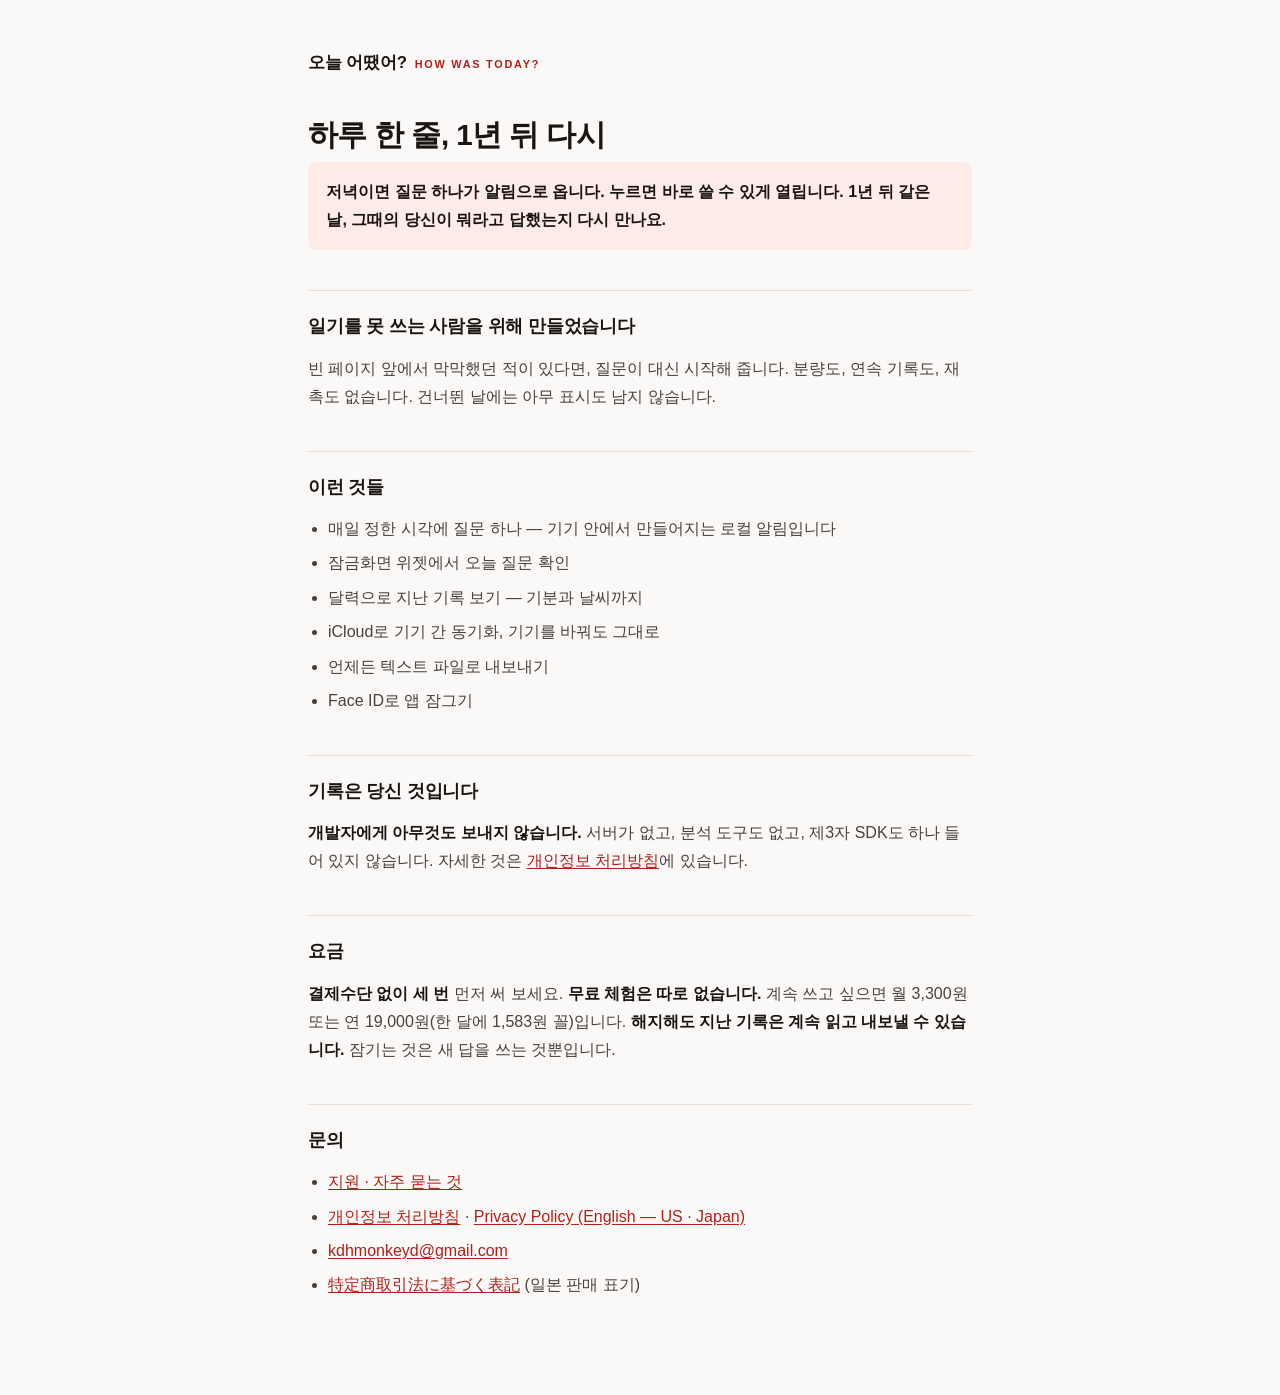
<file: index.html>
<!doctype html>
<html lang="ko">
<head>
<meta charset="utf-8">
<meta name="viewport" content="width=device-width, initial-scale=1">
<title>오늘 어땠어? — How was today?</title>
<meta name="description" content="하루 한 줄, 1년 뒤 다시. 알림을 누르면 바로 쓸 수 있게 열리는 iOS 저널 앱.">
<link rel="stylesheet" href="_style.css">
</head>
<body>
<div class="wrap">
<header class="brand">
  <a href="./"><span class="ko">오늘 어땠어?</span><span class="en">How was today?</span></a>
</header>

<h1>하루 한 줄, 1년 뒤 다시</h1>

<p class="lede">저녁이면 질문 하나가 알림으로 옵니다. 누르면 바로 쓸 수 있게 열립니다.
1년 뒤 같은 날, 그때의 당신이 뭐라고 답했는지 다시 만나요.</p>

<h2>일기를 못 쓰는 사람을 위해 만들었습니다</h2>
<p>빈 페이지 앞에서 막막했던 적이 있다면, 질문이 대신 시작해 줍니다.
분량도, 연속 기록도, 재촉도 없습니다. 건너뛴 날에는 아무 표시도 남지 않습니다.</p>

<h2>이런 것들</h2>
<ul>
  <li>매일 정한 시각에 질문 하나 — 기기 안에서 만들어지는 로컬 알림입니다</li>
  <li>잠금화면 위젯에서 오늘 질문 확인</li>
  <li>달력으로 지난 기록 보기 — 기분과 날씨까지</li>
  <li>iCloud로 기기 간 동기화, 기기를 바꿔도 그대로</li>
  <li>언제든 텍스트 파일로 내보내기</li>
  <li>Face ID로 앱 잠그기</li>
</ul>

<h2>기록은 당신 것입니다</h2>
<p><strong>개발자에게 아무것도 보내지 않습니다.</strong> 서버가 없고, 분석 도구도 없고,
제3자 SDK도 하나 들어 있지 않습니다. 자세한 것은 <a href="privacy.html">개인정보 처리방침</a>에 있습니다.</p>

<h2>요금</h2>
<p><strong>결제수단 없이 세 번</strong> 먼저 써 보세요. <strong>무료 체험은 따로 없습니다.</strong>
계속 쓰고 싶으면 월 3,300원 또는 연 19,000원(한 달에 1,583원 꼴)입니다.
<strong>해지해도 지난 기록은 계속 읽고 내보낼 수 있습니다.</strong> 잠기는 것은 새 답을 쓰는 것뿐입니다.</p>

<h2>문의</h2>
<ul>
  <li><a href="support.html">지원 · 자주 묻는 것</a></li>
  <li><a href="privacy.html">개인정보 처리방침</a> · <a href="privacy-en.html">Privacy Policy (English — US · Japan)</a></li>
  <li><a href="mailto:kdhmonkeyd@gmail.com">kdhmonkeyd@gmail.com</a></li>
  <li><a href="tokushoho.html">特定商取引法に基づく表記</a> (일본 판매 표기)</li>
</ul>

</div>
</body>
</html>
</file>
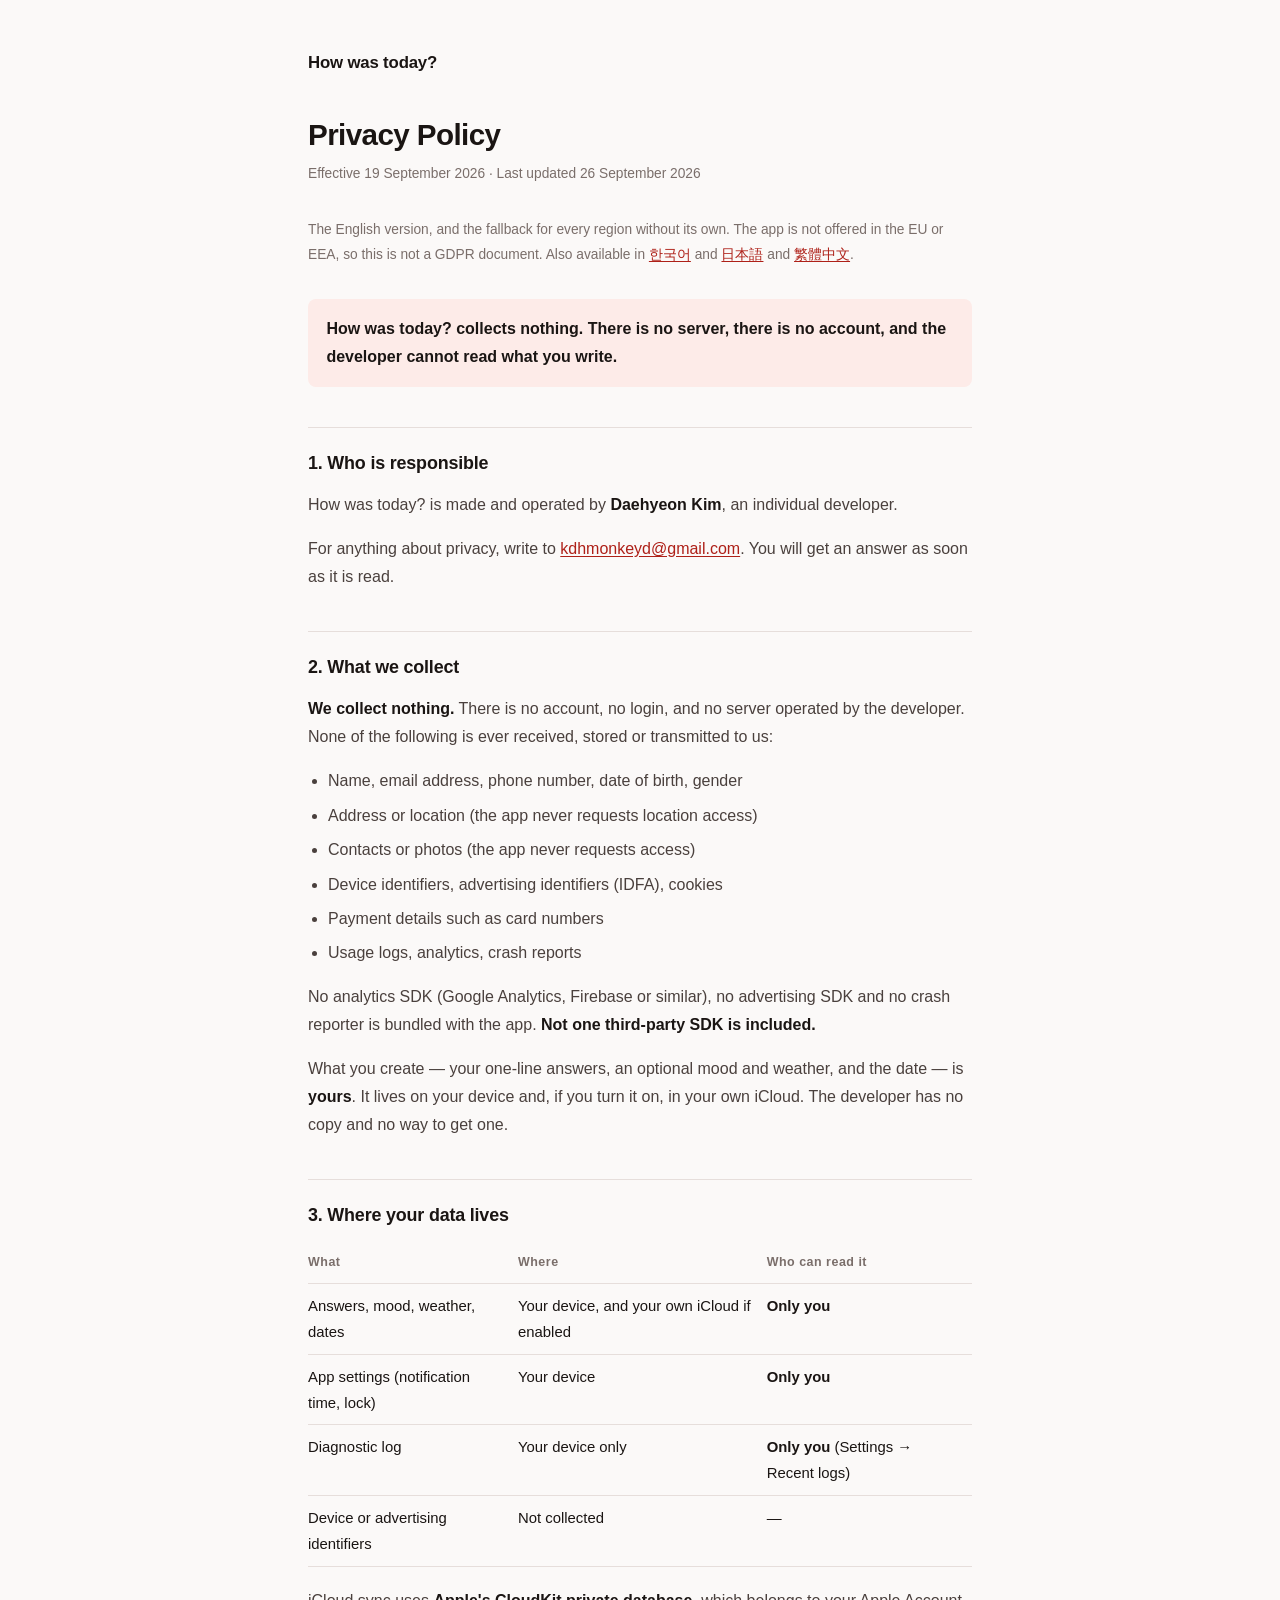
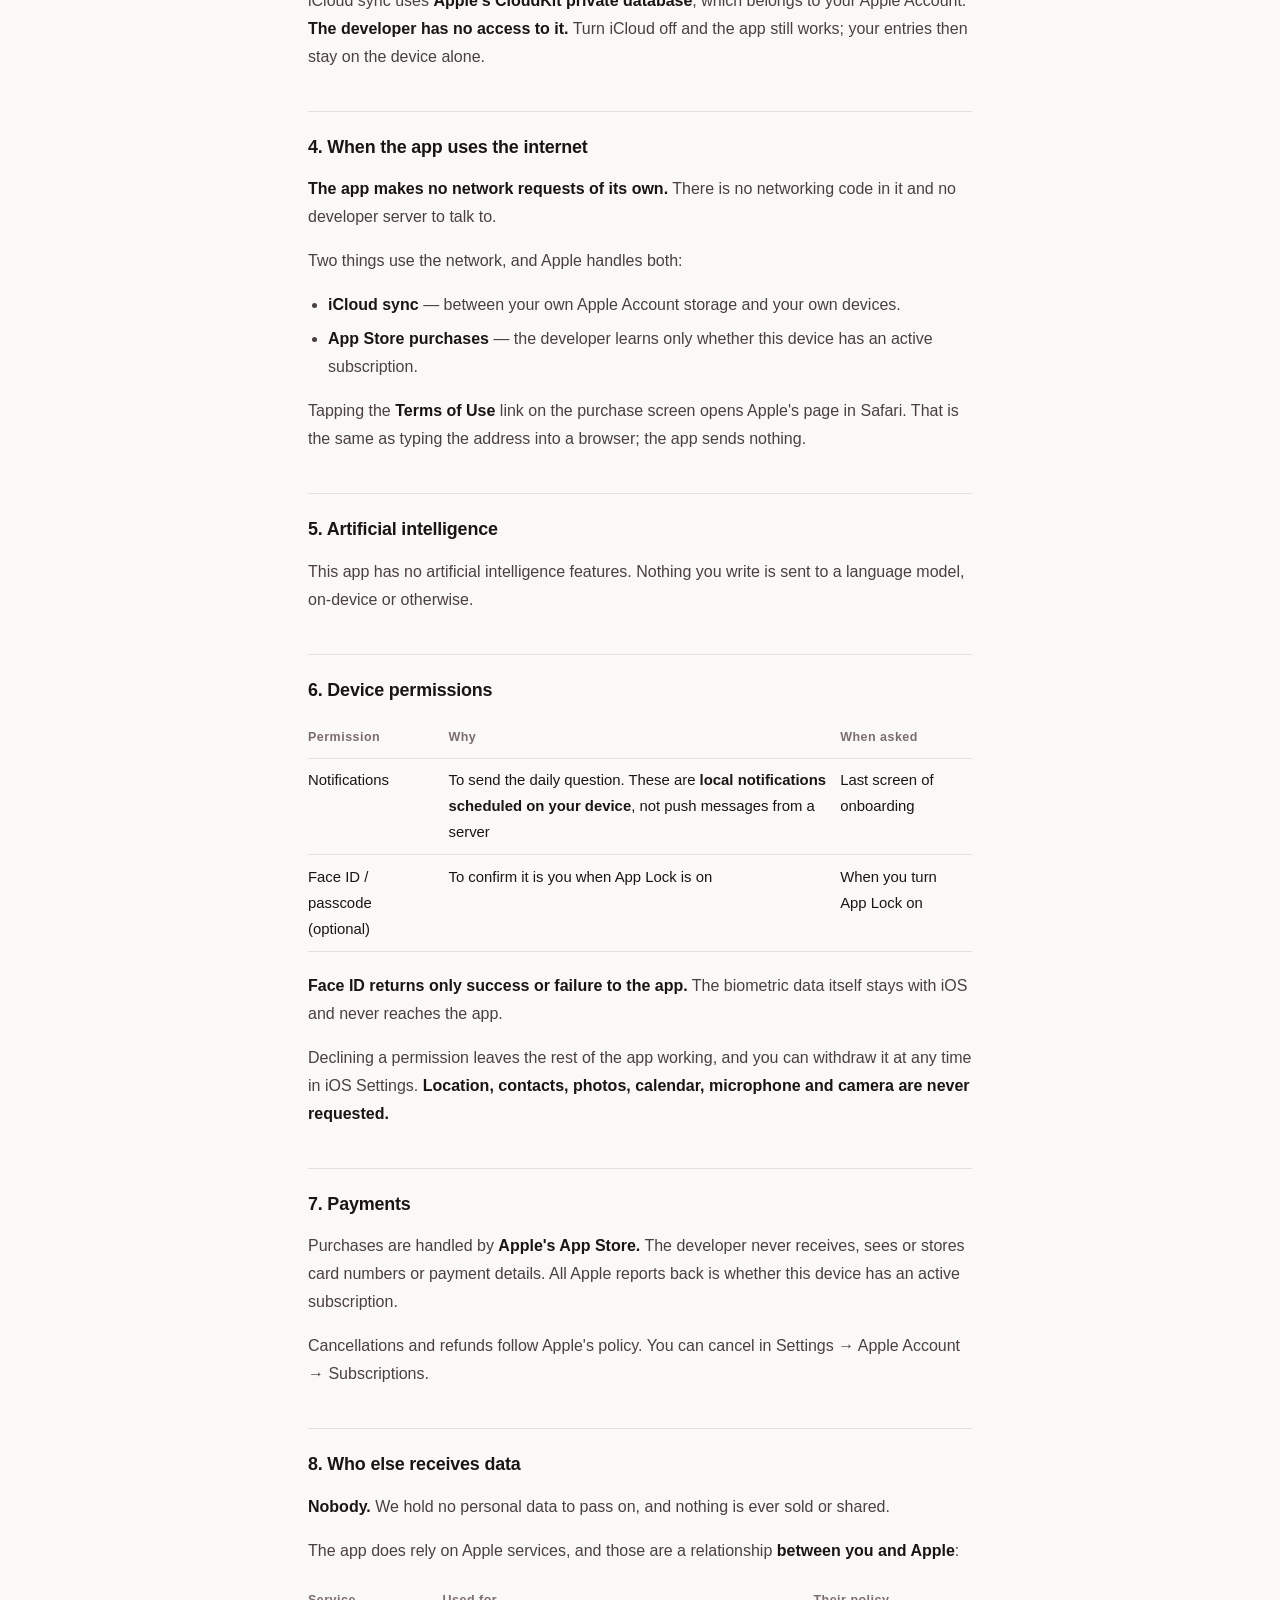
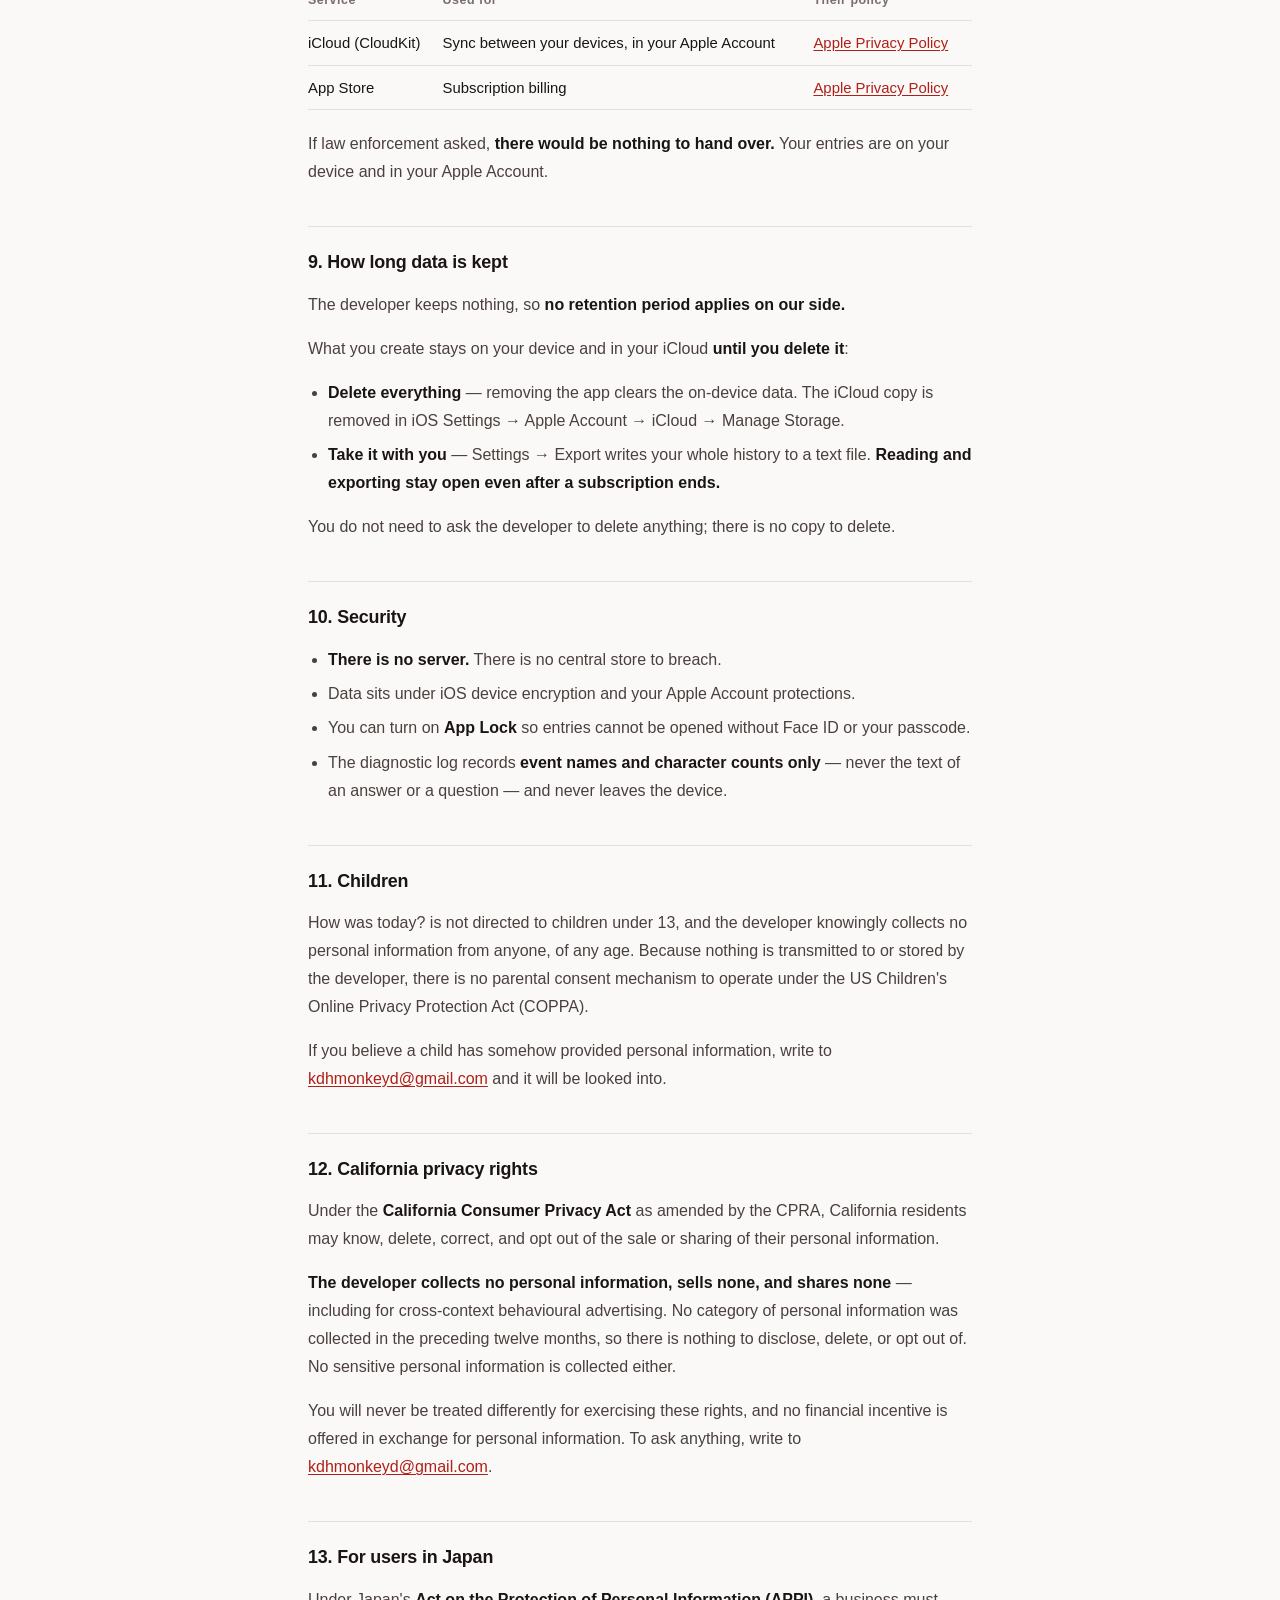
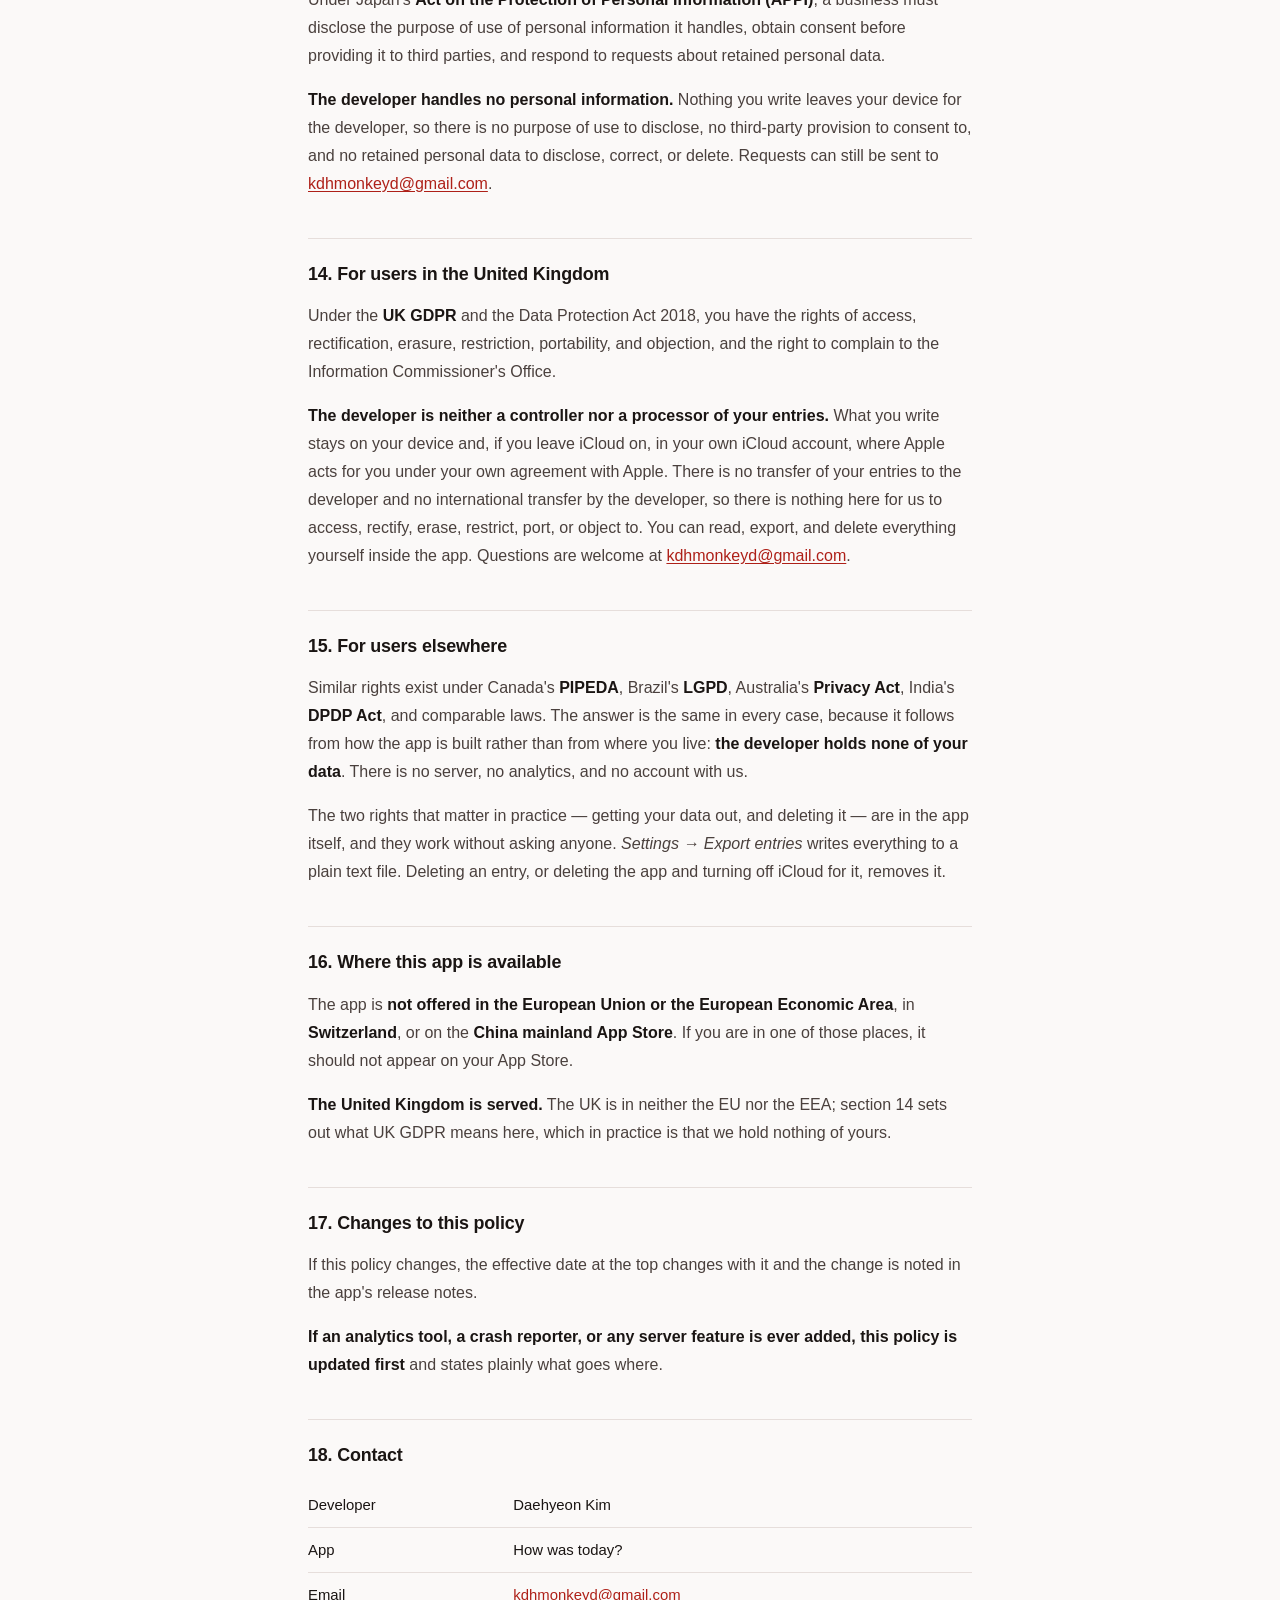
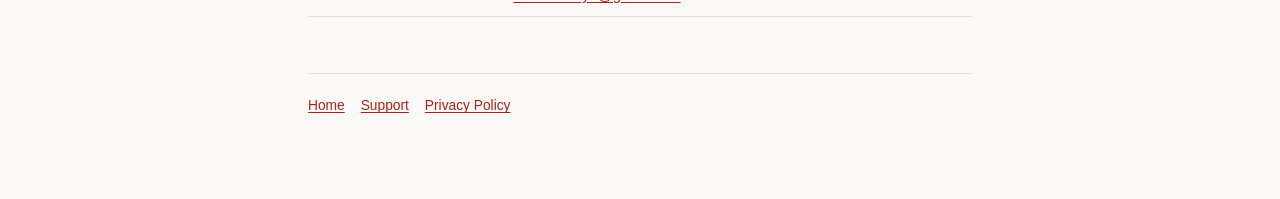
<file: privacy-en.html>
<!doctype html>
<html lang="en">
<head>
<meta charset="utf-8">
<meta name="viewport" content="width=device-width, initial-scale=1">
<title>Privacy Policy — How was today?</title>
<meta name="description" content="How was today? — no server, no data collection.">
<link rel="stylesheet" href="_style.css">
</head>
<body>
<div class="wrap">
<header class="brand">
  <a href="./"><span class="ko">How was today?</span><span class="en"></span></a>
</header>

<h1>Privacy Policy</h1>
<p class="meta">Effective 19 September 2026 · Last updated 26 September 2026</p>

<p class="meta">The English version, and the fallback for every region without its own. The app is not offered in the EU or EEA, so this is not a GDPR document. Also available in <a href="privacy.html">한국어</a> and <a href="privacy-ja.html">日本語</a> and <a href="privacy-zh.html">繁體中文</a>.</p>

<p class="lede">How was today? collects nothing. There is no server, there is no account, and <strong>the developer cannot read what you write.</strong></p>
<h2>1. Who is responsible</h2>
<p>How was today? is made and operated by <strong>Daehyeon Kim</strong>, an individual developer.</p><p>For anything about privacy, write to <a href="mailto:kdhmonkeyd@gmail.com">kdhmonkeyd@gmail.com</a>. You will get an answer as soon as it is read.</p>

<h2>2. What we collect</h2>
<p><strong>We collect nothing.</strong> There is no account, no login, and no server operated by the developer. None of the following is ever received, stored or transmitted to us:</p>
<ul>
  <li>Name, email address, phone number, date of birth, gender</li>
  <li>Address or location (the app never requests location access)</li>
  <li>Contacts or photos (the app never requests access)</li>
  <li>Device identifiers, advertising identifiers (IDFA), cookies</li>
  <li>Payment details such as card numbers</li>
  <li>Usage logs, analytics, crash reports</li>
</ul>
<p>No analytics SDK (Google Analytics, Firebase or similar), no advertising SDK and no crash reporter is bundled with the app. <strong>Not one third-party SDK is included.</strong></p>
<p>What you create — your one-line answers, an optional mood and weather, and the date — is <strong>yours</strong>. It lives on your device and, if you turn it on, in your own iCloud. The developer has no copy and no way to get one.</p>

<h2>3. Where your data lives</h2>
<div class="scroller"><table>
<thead><tr><th>What</th><th>Where</th><th>Who can read it</th></tr></thead>
<tbody>
<tr><td>Answers, mood, weather, dates</td><td>Your device, and your own iCloud if enabled</td><td><strong>Only you</strong></td></tr>
<tr><td>App settings (notification time, lock)</td><td>Your device</td><td><strong>Only you</strong></td></tr>
<tr><td>Diagnostic log</td><td>Your device only</td><td><strong>Only you</strong> (Settings → Recent logs)</td></tr>
<tr><td>Device or advertising identifiers</td><td>Not collected</td><td>—</td></tr>
</tbody>
</table></div>
<p>iCloud sync uses <strong>Apple's CloudKit private database</strong>, which belongs to your Apple Account. <strong>The developer has no access to it.</strong> Turn iCloud off and the app still works; your entries then stay on the device alone.</p>

<h2>4. When the app uses the internet</h2>
<p><strong>The app makes no network requests of its own.</strong> There is no networking code in it and no developer server to talk to.</p>
<p>Two things use the network, and Apple handles both:</p>
<ul>
  <li><strong>iCloud sync</strong> — between your own Apple Account storage and your own devices.</li>
  <li><strong>App Store purchases</strong> — the developer learns only whether this device has an active subscription.</li>
</ul>
<p>Tapping the <strong>Terms of Use</strong> link on the purchase screen opens Apple's page in Safari. That is the same as typing the address into a browser; the app sends nothing.</p>

<h2>5. Artificial intelligence</h2>
<p>This app has no artificial intelligence features. Nothing you write is sent to a language model, on-device or otherwise.</p>

<h2>6. Device permissions</h2>
<div class="scroller"><table>
<thead><tr><th>Permission</th><th>Why</th><th>When asked</th></tr></thead>
<tbody>
<tr><td>Notifications</td><td>To send the daily question. These are <strong>local notifications scheduled on your device</strong>, not push messages from a server</td><td>Last screen of onboarding</td></tr>
<tr><td>Face ID / passcode (optional)</td><td>To confirm it is you when App Lock is on</td><td>When you turn App Lock on</td></tr>
</tbody>
</table></div>
<p><strong>Face ID returns only success or failure to the app.</strong> The biometric data itself stays with iOS and never reaches the app.</p>
<p>Declining a permission leaves the rest of the app working, and you can withdraw it at any time in iOS Settings. <strong>Location, contacts, photos, calendar, microphone and camera are never requested.</strong></p>

<h2>7. Payments</h2>
<p>Purchases are handled by <strong>Apple's App Store.</strong> The developer never receives, sees or stores card numbers or payment details. All Apple reports back is whether this device has an active subscription.</p>
<p>Cancellations and refunds follow Apple's policy. You can cancel in Settings → Apple Account → Subscriptions.</p>

<h2>8. Who else receives data</h2>
<p><strong>Nobody.</strong> We hold no personal data to pass on, and nothing is ever sold or shared.</p>
<p>The app does rely on Apple services, and those are a relationship <strong>between you and Apple</strong>:</p>
<div class="scroller"><table>
<thead><tr><th>Service</th><th>Used for</th><th>Their policy</th></tr></thead>
<tbody>
<tr><td>iCloud (CloudKit)</td><td>Sync between your devices, in your Apple Account</td><td><a href="https://www.apple.com/legal/privacy/">Apple Privacy Policy</a></td></tr>
<tr><td>App Store</td><td>Subscription billing</td><td><a href="https://www.apple.com/legal/privacy/">Apple Privacy Policy</a></td></tr>
</tbody>
</table></div>
<p>If law enforcement asked, <strong>there would be nothing to hand over.</strong> Your entries are on your device and in your Apple Account.</p>

<h2>9. How long data is kept</h2>
<p>The developer keeps nothing, so <strong>no retention period applies on our side.</strong></p>
<p>What you create stays on your device and in your iCloud <strong>until you delete it</strong>:</p>
<ul>
  <li><strong>Delete everything</strong> — removing the app clears the on-device data. The iCloud copy is removed in iOS Settings → Apple Account → iCloud → Manage Storage.</li>
  <li><strong>Take it with you</strong> — Settings → Export writes your whole history to a text file. <strong>Reading and exporting stay open even after a subscription ends.</strong></li>
</ul>
<p>You do not need to ask the developer to delete anything; there is no copy to delete.</p>

<h2>10. Security</h2>
<ul>
  <li><strong>There is no server.</strong> There is no central store to breach.</li>
  <li>Data sits under iOS device encryption and your Apple Account protections.</li>
  <li>You can turn on <strong>App Lock</strong> so entries cannot be opened without Face ID or your passcode.</li>
  <li>The diagnostic log records <strong>event names and character counts only</strong> — never the text of an answer or a question — and never leaves the device.</li>
</ul>

<h2>11. Children</h2>
<p>How was today? is not directed to children under 13, and the developer knowingly collects no personal information from anyone, of any age. Because nothing is transmitted to or stored by the developer, there is no parental consent mechanism to operate under the US Children's Online Privacy Protection Act (COPPA).</p><p>If you believe a child has somehow provided personal information, write to <a href="mailto:kdhmonkeyd@gmail.com">kdhmonkeyd@gmail.com</a> and it will be looked into.</p>

<h2>12. California privacy rights</h2>
<p>Under the <strong>California Consumer Privacy Act</strong> as amended by the CPRA, California residents may know, delete, correct, and opt out of the sale or sharing of their personal information.</p><p><strong>The developer collects no personal information, sells none, and shares none</strong> — including for cross-context behavioural advertising. No category of personal information was collected in the preceding twelve months, so there is nothing to disclose, delete, or opt out of. No sensitive personal information is collected either.</p><p>You will never be treated differently for exercising these rights, and no financial incentive is offered in exchange for personal information. To ask anything, write to <a href="mailto:kdhmonkeyd@gmail.com">kdhmonkeyd@gmail.com</a>.</p>

<h2>13. For users in Japan</h2>
<p>Under Japan's <strong>Act on the Protection of Personal Information (APPI)</strong>, a business must disclose the purpose of use of personal information it handles, obtain consent before providing it to third parties, and respond to requests about retained personal data.</p><p><strong>The developer handles no personal information.</strong> Nothing you write leaves your device for the developer, so there is no purpose of use to disclose, no third-party provision to consent to, and no retained personal data to disclose, correct, or delete. Requests can still be sent to <a href="mailto:kdhmonkeyd@gmail.com">kdhmonkeyd@gmail.com</a>.</p>

<h2>14. For users in the United Kingdom</h2>
<p>Under the <strong>UK GDPR</strong> and the Data Protection Act 2018, you have the rights of access, rectification, erasure, restriction, portability, and objection, and the right to complain to the Information Commissioner's Office.</p><p><strong>The developer is neither a controller nor a processor of your entries.</strong> What you write stays on your device and, if you leave iCloud on, in your own iCloud account, where Apple acts for you under your own agreement with Apple. There is no transfer of your entries to the developer and no international transfer by the developer, so there is nothing here for us to access, rectify, erase, restrict, port, or object to. You can read, export, and delete everything yourself inside the app. Questions are welcome at <a href="mailto:kdhmonkeyd@gmail.com">kdhmonkeyd@gmail.com</a>.</p>

<h2>15. For users elsewhere</h2>
<p>Similar rights exist under Canada's <strong>PIPEDA</strong>, Brazil's <strong>LGPD</strong>, Australia's <strong>Privacy Act</strong>, India's <strong>DPDP Act</strong>, and comparable laws. The answer is the same in every case, because it follows from how the app is built rather than from where you live: <strong>the developer holds none of your data</strong>. There is no server, no analytics, and no account with us.</p><p>The two rights that matter in practice — getting your data out, and deleting it — are in the app itself, and they work without asking anyone. <em>Settings → Export entries</em> writes everything to a plain text file. Deleting an entry, or deleting the app and turning off iCloud for it, removes it.</p>

<h2>16. Where this app is available</h2>
<p>The app is <strong>not offered in the European Union or the European Economic Area</strong>, in <strong>Switzerland</strong>, or on the <strong>China mainland App Store</strong>. If you are in one of those places, it should not appear on your App Store.</p><p><strong>The United Kingdom is served.</strong> The UK is in neither the EU nor the EEA; section 14 sets out what UK GDPR means here, which in practice is that we hold nothing of yours.</p>

<h2>17. Changes to this policy</h2>
<p>If this policy changes, the effective date at the top changes with it and the change is noted in the app's release notes.</p>
<p><strong>If an analytics tool, a crash reporter, or any server feature is ever added, this policy is updated first</strong> and states plainly what goes where.</p>

<h2>18. Contact</h2>
<div class="scroller"><table><tbody><tr><td>Developer</td><td>Daehyeon Kim</td></tr><tr><td>App</td><td>How was today?</td></tr><tr><td>Email</td><td><a href="mailto:kdhmonkeyd@gmail.com">kdhmonkeyd@gmail.com</a></td></tr></tbody></table></div>
<footer>
  <a href="./">Home</a><a href="support.html">Support</a><a href="privacy-en.html">Privacy Policy</a>
</footer>
</div>
</body>
</html>
</file>
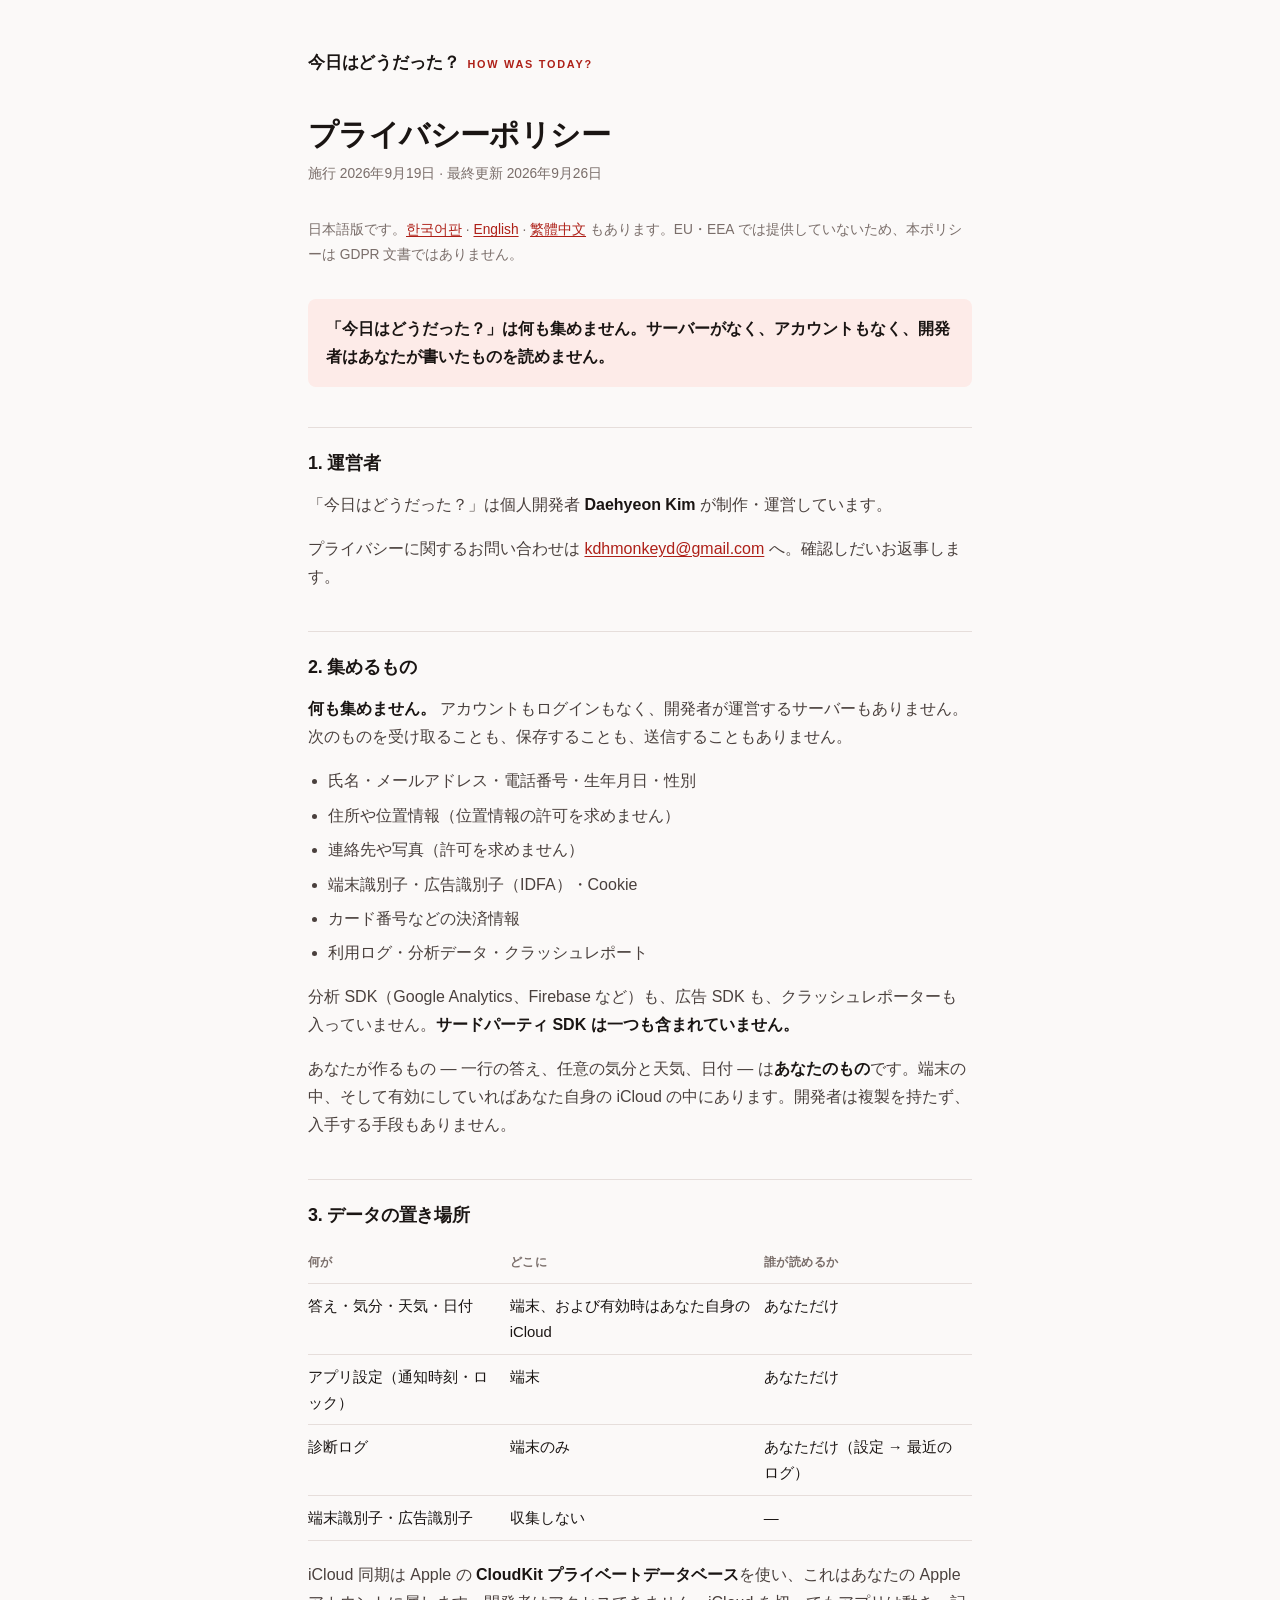
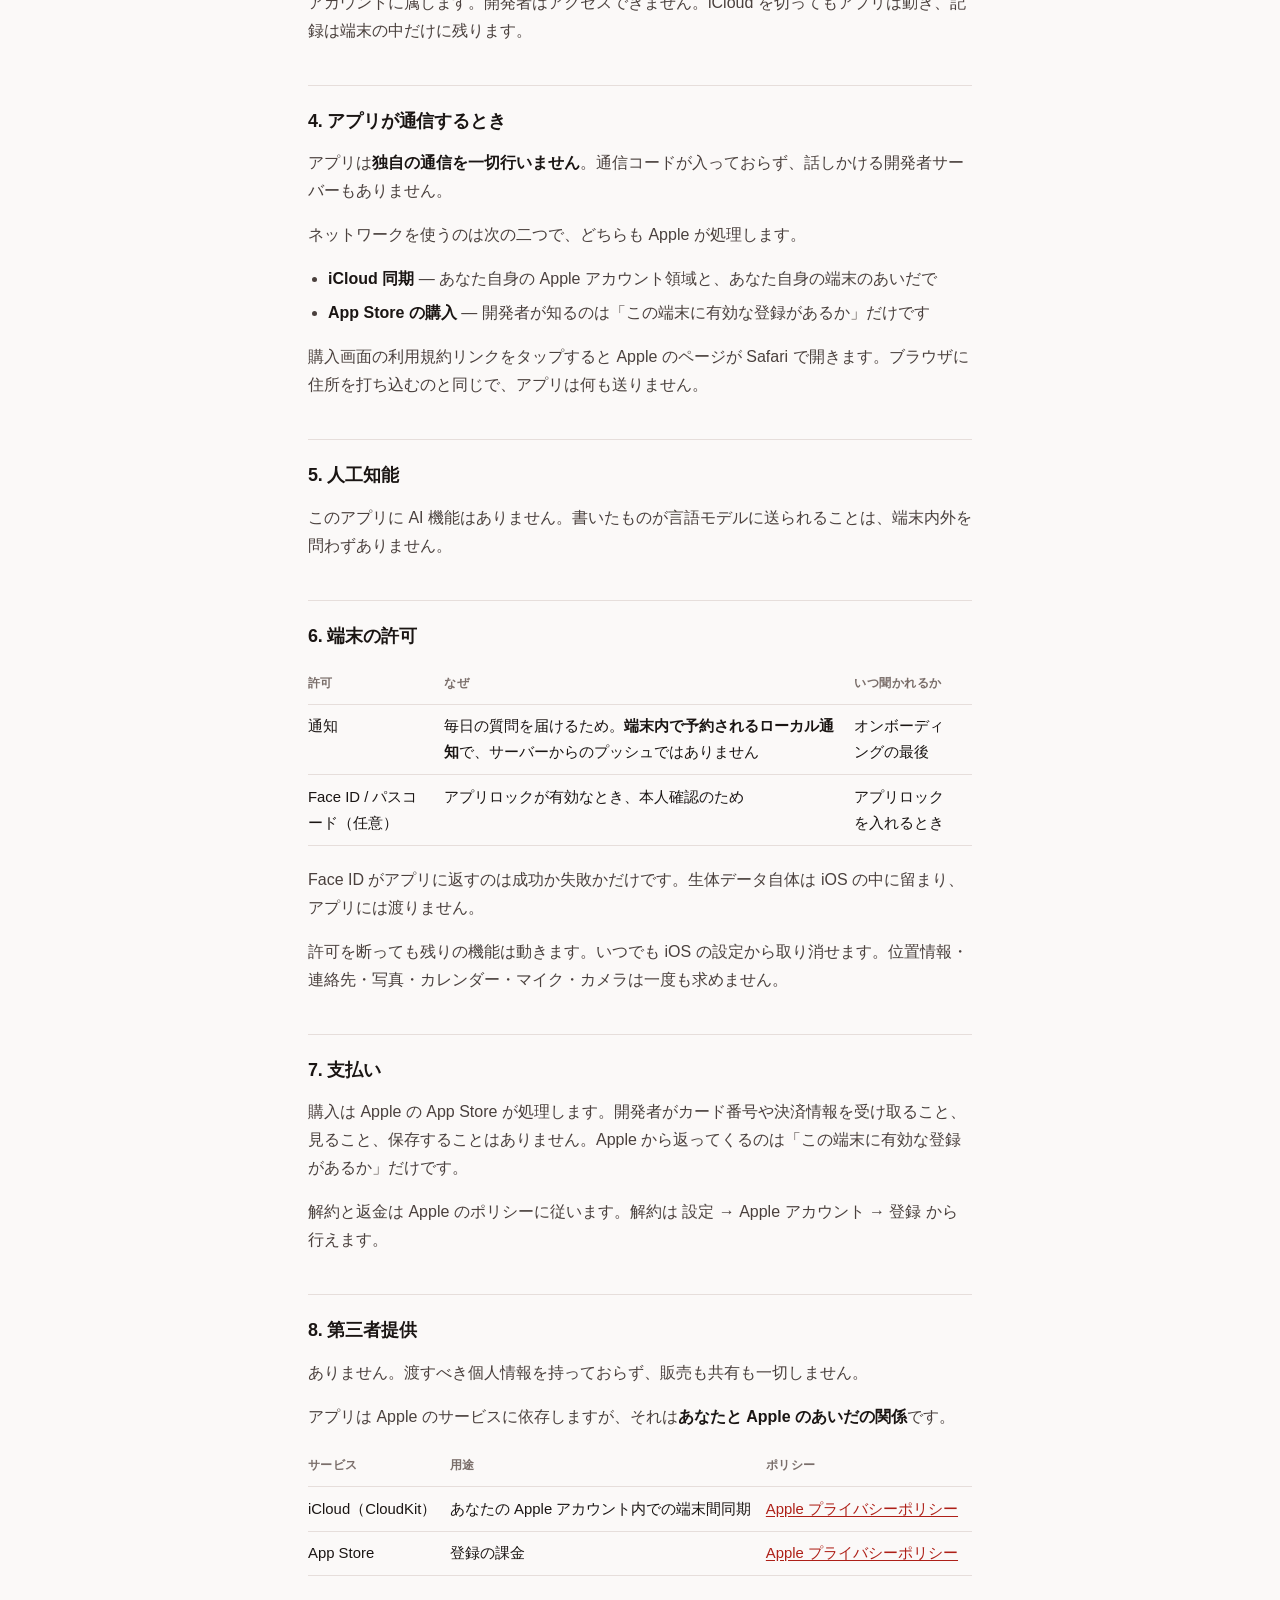
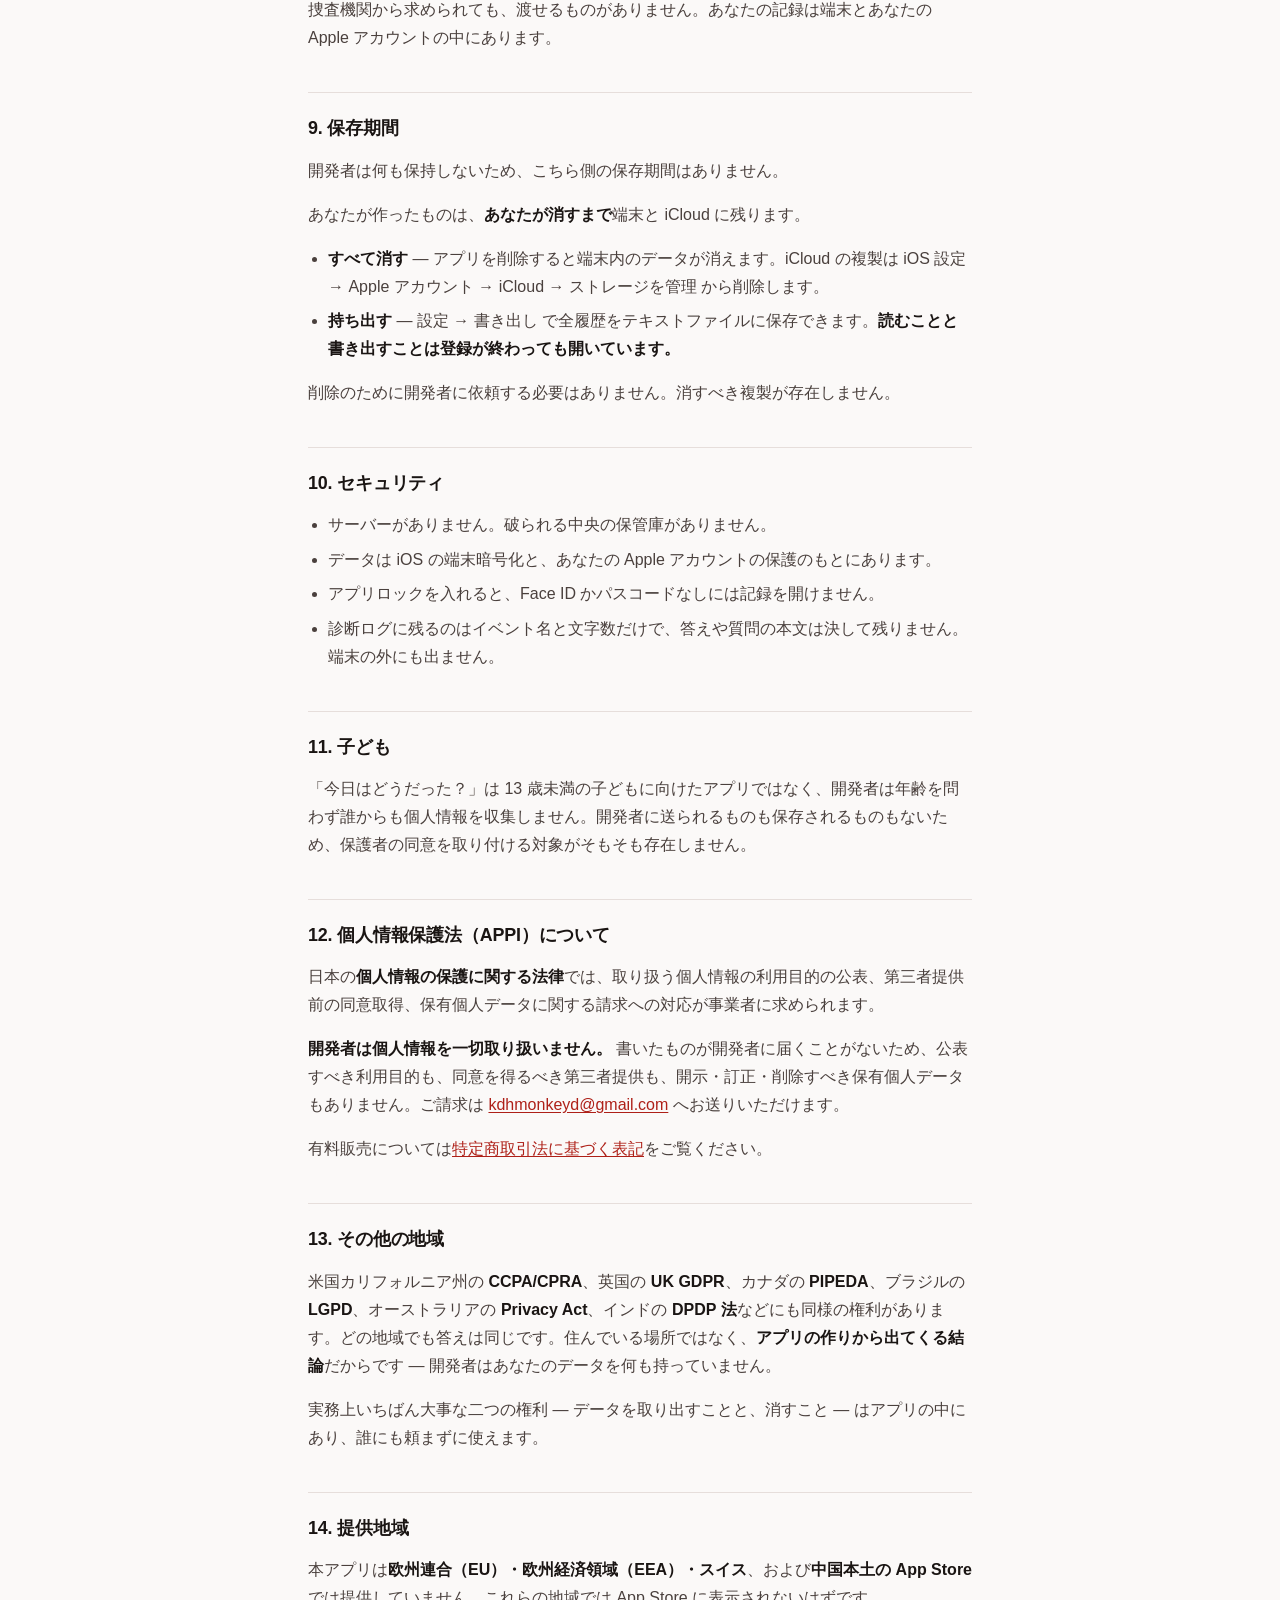
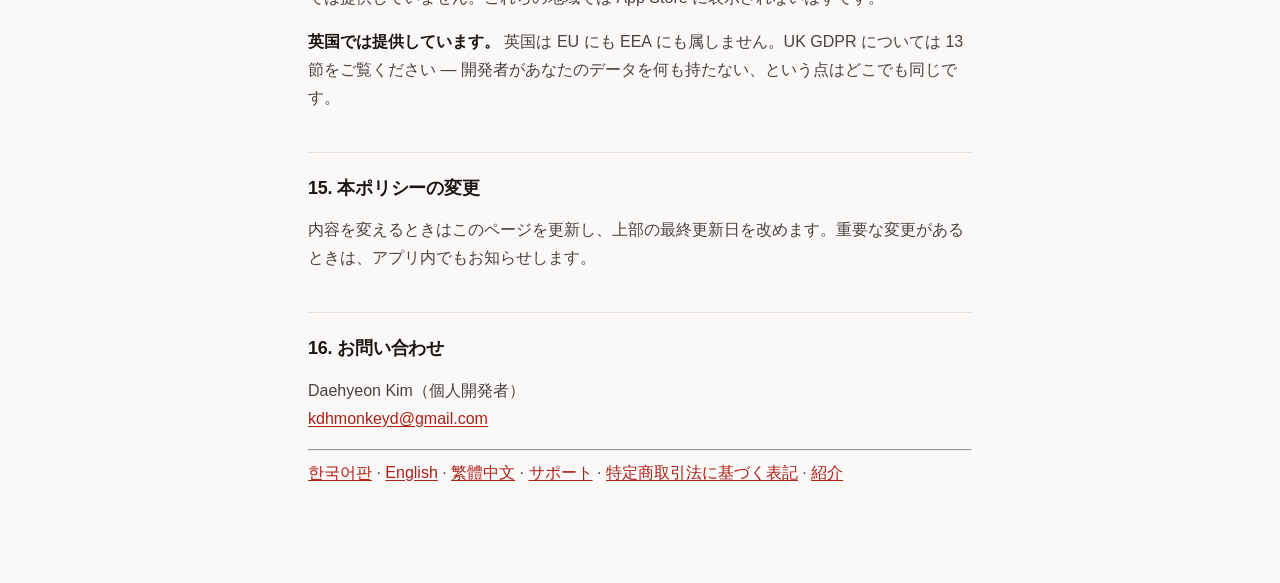
<file: privacy-ja.html>
<!doctype html>
<html lang="ja">
<head>
<meta charset="utf-8">
<meta name="viewport" content="width=device-width, initial-scale=1">
<title>プライバシーポリシー — 今日はどうだった？</title>
<meta name="description" content="今日はどうだった？ — サーバーなし、収集なし。">
<link rel="stylesheet" href="_style.css">
</head>
<body>
<div class="wrap">
<header class="brand">
  <a href="./"><span class="ko">今日はどうだった？</span><span class="en">How was today?</span></a>
</header>

<h1>プライバシーポリシー</h1>
<p class="meta">施行 2026年9月19日 · 最終更新 2026年9月26日</p>

<p class="meta">日本語版です。<a href="privacy.html">한국어판</a> · <a href="privacy-en.html">English</a> · <a href="privacy-zh.html">繁體中文</a> もあります。EU・EEA では提供していないため、本ポリシーは GDPR 文書ではありません。</p>

<p class="lede">「今日はどうだった？」は<strong>何も集めません</strong>。サーバーがなく、アカウントもなく、<strong>開発者はあなたが書いたものを読めません。</strong></p>

<h2>1. 運営者</h2>
<p>「今日はどうだった？」は個人開発者 <strong>Daehyeon Kim</strong> が制作・運営しています。</p>
<p>プライバシーに関するお問い合わせは <a href="mailto:kdhmonkeyd@gmail.com">kdhmonkeyd@gmail.com</a> へ。確認しだいお返事します。</p>

<h2>2. 集めるもの</h2>
<p><strong>何も集めません。</strong> アカウントもログインもなく、開発者が運営するサーバーもありません。次のものを受け取ることも、保存することも、送信することもありません。</p>
<ul>
  <li>氏名・メールアドレス・電話番号・生年月日・性別</li>
  <li>住所や位置情報（位置情報の許可を求めません）</li>
  <li>連絡先や写真（許可を求めません）</li>
  <li>端末識別子・広告識別子（IDFA）・Cookie</li>
  <li>カード番号などの決済情報</li>
  <li>利用ログ・分析データ・クラッシュレポート</li>
</ul>
<p>分析 SDK（Google Analytics、Firebase など）も、広告 SDK も、クラッシュレポーターも入っていません。<strong>サードパーティ SDK は一つも含まれていません。</strong></p>
<p>あなたが作るもの — 一行の答え、任意の気分と天気、日付 — は<strong>あなたのもの</strong>です。端末の中、そして有効にしていればあなた自身の iCloud の中にあります。開発者は複製を持たず、入手する手段もありません。</p>

<h2>3. データの置き場所</h2>
<div class="scroller"><table>
<thead><tr><th>何が</th><th>どこに</th><th>誰が読めるか</th></tr></thead>
<tbody>
<tr><td>答え・気分・天気・日付</td><td>端末、および有効時はあなた自身の iCloud</td><td>あなただけ</td></tr>
<tr><td>アプリ設定（通知時刻・ロック）</td><td>端末</td><td>あなただけ</td></tr>
<tr><td>診断ログ</td><td>端末のみ</td><td>あなただけ（設定 → 最近のログ）</td></tr>
<tr><td>端末識別子・広告識別子</td><td>収集しない</td><td>—</td></tr>
</tbody>
</table></div>
<p>iCloud 同期は Apple の <strong>CloudKit プライベートデータベース</strong>を使い、これはあなたの Apple アカウントに属します。開発者はアクセスできません。iCloud を切ってもアプリは動き、記録は端末の中だけに残ります。</p>

<h2>4. アプリが通信するとき</h2>
<p>アプリは<strong>独自の通信を一切行いません</strong>。通信コードが入っておらず、話しかける開発者サーバーもありません。</p>
<p>ネットワークを使うのは次の二つで、どちらも Apple が処理します。</p>
<ul>
  <li><strong>iCloud 同期</strong> — あなた自身の Apple アカウント領域と、あなた自身の端末のあいだで</li>
  <li><strong>App Store の購入</strong> — 開発者が知るのは「この端末に有効な登録があるか」だけです</li>
</ul>
<p>購入画面の利用規約リンクをタップすると Apple のページが Safari で開きます。ブラウザに住所を打ち込むのと同じで、アプリは何も送りません。</p>

<h2>5. 人工知能</h2>
<p>このアプリに AI 機能はありません。書いたものが言語モデルに送られることは、端末内外を問わずありません。</p>

<h2>6. 端末の許可</h2>
<div class="scroller"><table>
<thead><tr><th>許可</th><th>なぜ</th><th>いつ聞かれるか</th></tr></thead>
<tbody>
<tr><td>通知</td><td>毎日の質問を届けるため。<strong>端末内で予約されるローカル通知</strong>で、サーバーからのプッシュではありません</td><td>オンボーディングの最後</td></tr>
<tr><td>Face ID / パスコード（任意）</td><td>アプリロックが有効なとき、本人確認のため</td><td>アプリロックを入れるとき</td></tr>
</tbody>
</table></div>
<p>Face ID がアプリに返すのは成功か失敗かだけです。生体データ自体は iOS の中に留まり、アプリには渡りません。</p>
<p>許可を断っても残りの機能は動きます。いつでも iOS の設定から取り消せます。位置情報・連絡先・写真・カレンダー・マイク・カメラは一度も求めません。</p>

<h2>7. 支払い</h2>
<p>購入は Apple の App Store が処理します。開発者がカード番号や決済情報を受け取ること、見ること、保存することはありません。Apple から返ってくるのは「この端末に有効な登録があるか」だけです。</p>
<p>解約と返金は Apple のポリシーに従います。解約は 設定 → Apple アカウント → 登録 から行えます。</p>

<h2>8. 第三者提供</h2>
<p>ありません。渡すべき個人情報を持っておらず、販売も共有も一切しません。</p>
<p>アプリは Apple のサービスに依存しますが、それは<strong>あなたと Apple のあいだの関係</strong>です。</p>
<div class="scroller"><table>
<thead><tr><th>サービス</th><th>用途</th><th>ポリシー</th></tr></thead>
<tbody>
<tr><td>iCloud（CloudKit）</td><td>あなたの Apple アカウント内での端末間同期</td><td><a href="https://www.apple.com/legal/privacy/ja/">Apple プライバシーポリシー</a></td></tr>
<tr><td>App Store</td><td>登録の課金</td><td><a href="https://www.apple.com/legal/privacy/ja/">Apple プライバシーポリシー</a></td></tr>
</tbody>
</table></div>
<p>捜査機関から求められても、渡せるものがありません。あなたの記録は端末とあなたの Apple アカウントの中にあります。</p>

<h2>9. 保存期間</h2>
<p>開発者は何も保持しないため、こちら側の保存期間はありません。</p>
<p>あなたが作ったものは、<strong>あなたが消すまで</strong>端末と iCloud に残ります。</p>
<ul>
  <li><strong>すべて消す</strong> — アプリを削除すると端末内のデータが消えます。iCloud の複製は iOS 設定 → Apple アカウント → iCloud → ストレージを管理 から削除します。</li>
  <li><strong>持ち出す</strong> — 設定 → 書き出し で全履歴をテキストファイルに保存できます。<strong>読むことと書き出すことは登録が終わっても開いています。</strong></li>
</ul>
<p>削除のために開発者に依頼する必要はありません。消すべき複製が存在しません。</p>

<h2>10. セキュリティ</h2>
<ul>
  <li>サーバーがありません。破られる中央の保管庫がありません。</li>
  <li>データは iOS の端末暗号化と、あなたの Apple アカウントの保護のもとにあります。</li>
  <li>アプリロックを入れると、Face ID かパスコードなしには記録を開けません。</li>
  <li>診断ログに残るのはイベント名と文字数だけで、答えや質問の本文は決して残りません。端末の外にも出ません。</li>
</ul>

<h2>11. 子ども</h2>
<p>「今日はどうだった？」は 13 歳未満の子どもに向けたアプリではなく、開発者は年齢を問わず誰からも個人情報を収集しません。開発者に送られるものも保存されるものもないため、保護者の同意を取り付ける対象がそもそも存在しません。</p>

<h2>12. 個人情報保護法（APPI）について</h2>
<p>日本の<strong>個人情報の保護に関する法律</strong>では、取り扱う個人情報の利用目的の公表、第三者提供前の同意取得、保有個人データに関する請求への対応が事業者に求められます。</p>
<p><strong>開発者は個人情報を一切取り扱いません。</strong> 書いたものが開発者に届くことがないため、公表すべき利用目的も、同意を得るべき第三者提供も、開示・訂正・削除すべき保有個人データもありません。ご請求は <a href="mailto:kdhmonkeyd@gmail.com">kdhmonkeyd@gmail.com</a> へお送りいただけます。</p>
<p>有料販売については<a href="tokushoho.html">特定商取引法に基づく表記</a>をご覧ください。</p>

<h2>13. その他の地域</h2>
<p>米国カリフォルニア州の <strong>CCPA/CPRA</strong>、英国の <strong>UK GDPR</strong>、カナダの <strong>PIPEDA</strong>、ブラジルの <strong>LGPD</strong>、オーストラリアの <strong>Privacy Act</strong>、インドの <strong>DPDP 法</strong>などにも同様の権利があります。どの地域でも答えは同じです。住んでいる場所ではなく、<strong>アプリの作りから出てくる結論</strong>だからです — 開発者はあなたのデータを何も持っていません。</p>
<p>実務上いちばん大事な二つの権利 — データを取り出すことと、消すこと — はアプリの中にあり、誰にも頼まずに使えます。</p>

<h2>14. 提供地域</h2>
<p>本アプリは<strong>欧州連合（EU）・欧州経済領域（EEA）・スイス</strong>、および<strong>中国本土の App Store</strong> では提供していません。これらの地域では App Store に表示されないはずです。</p><p><strong>英国では提供しています。</strong> 英国は EU にも EEA にも属しません。UK GDPR については 13 節をご覧ください — 開発者があなたのデータを何も持たない、という点はどこでも同じです。</p>

<h2>15. 本ポリシーの変更</h2>
<p>内容を変えるときはこのページを更新し、上部の最終更新日を改めます。重要な変更があるときは、アプリ内でもお知らせします。</p>

<h2>16. お問い合わせ</h2>
<p>Daehyeon Kim（個人開発者）<br>
<a href="mailto:kdhmonkeyd@gmail.com">kdhmonkeyd@gmail.com</a></p>

<hr>
<p><a href="privacy.html">한국어판</a> · <a href="privacy-en.html">English</a> · <a href="privacy-zh.html">繁體中文</a> · <a href="support-ja.html">サポート</a> · <a href="tokushoho.html">特定商取引法に基づく表記</a> · <a href="./">紹介</a></p>

</div>
</body>
</html>
</file>
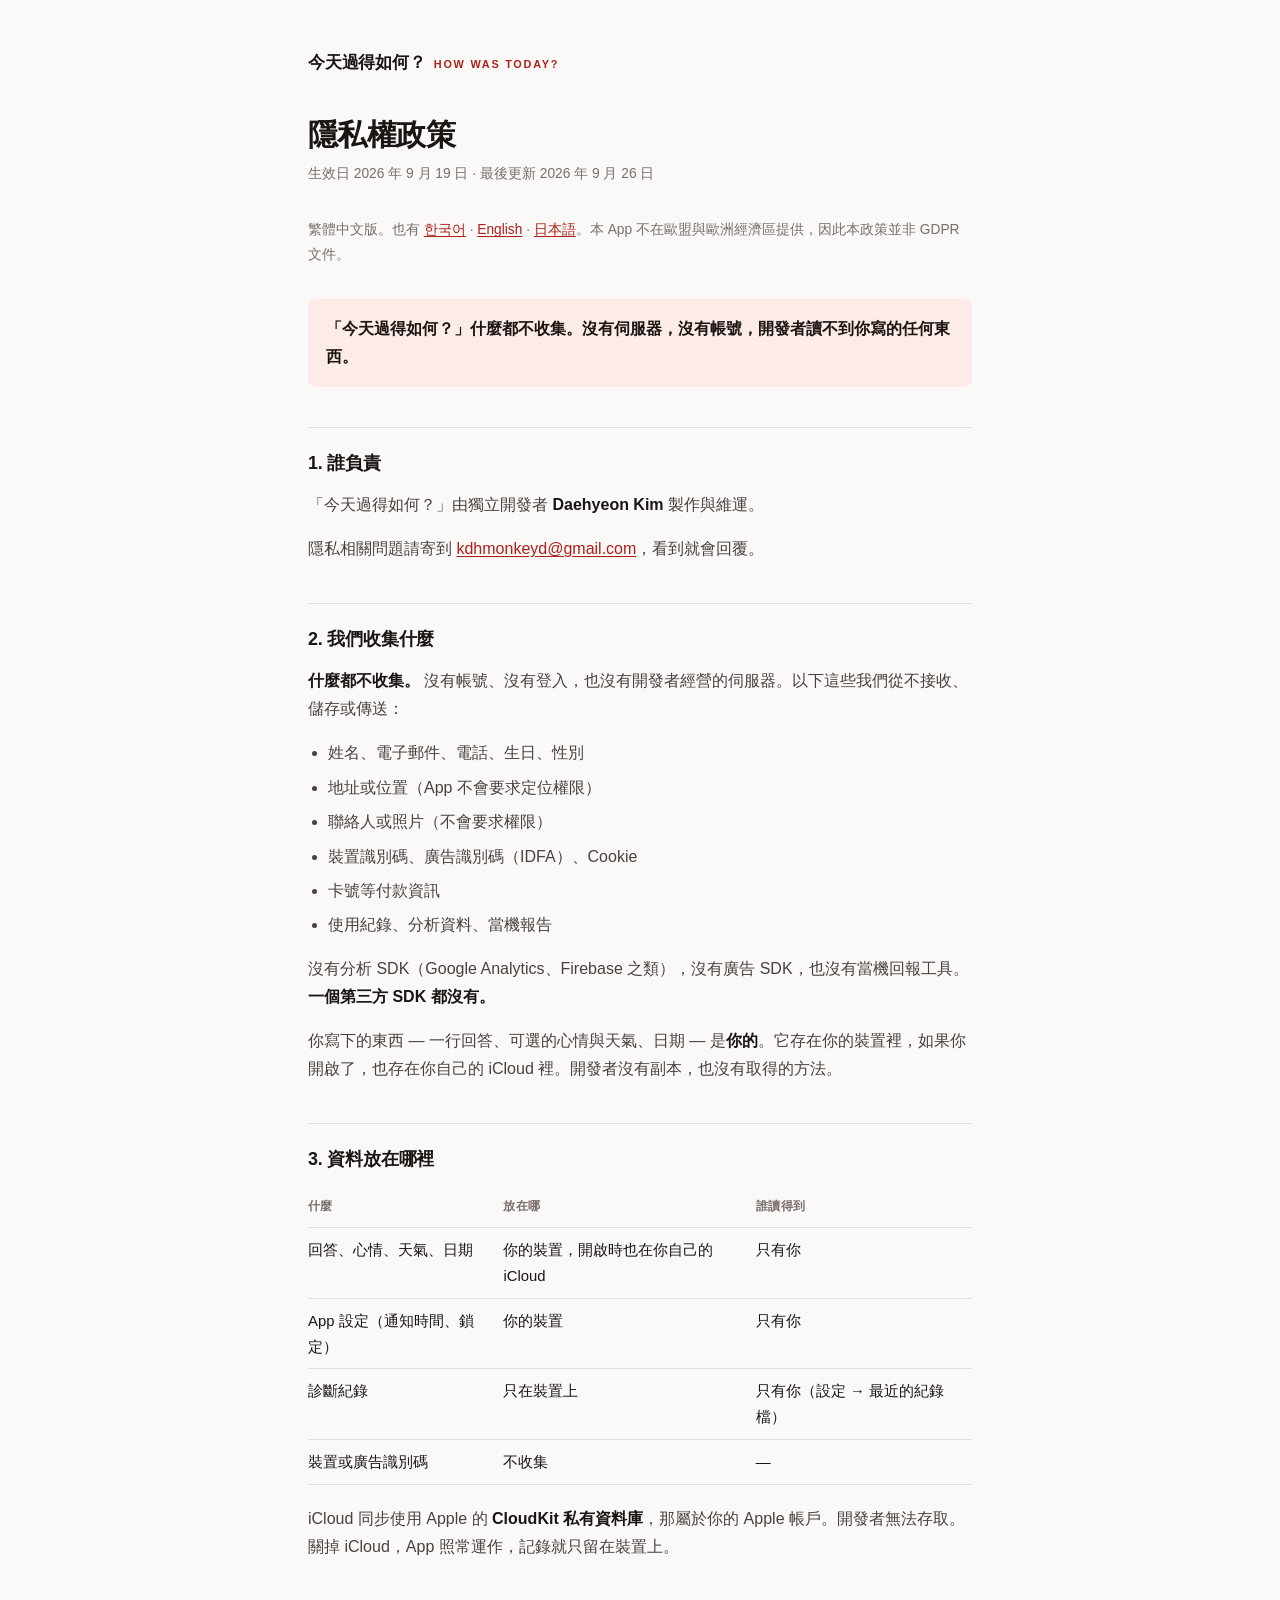
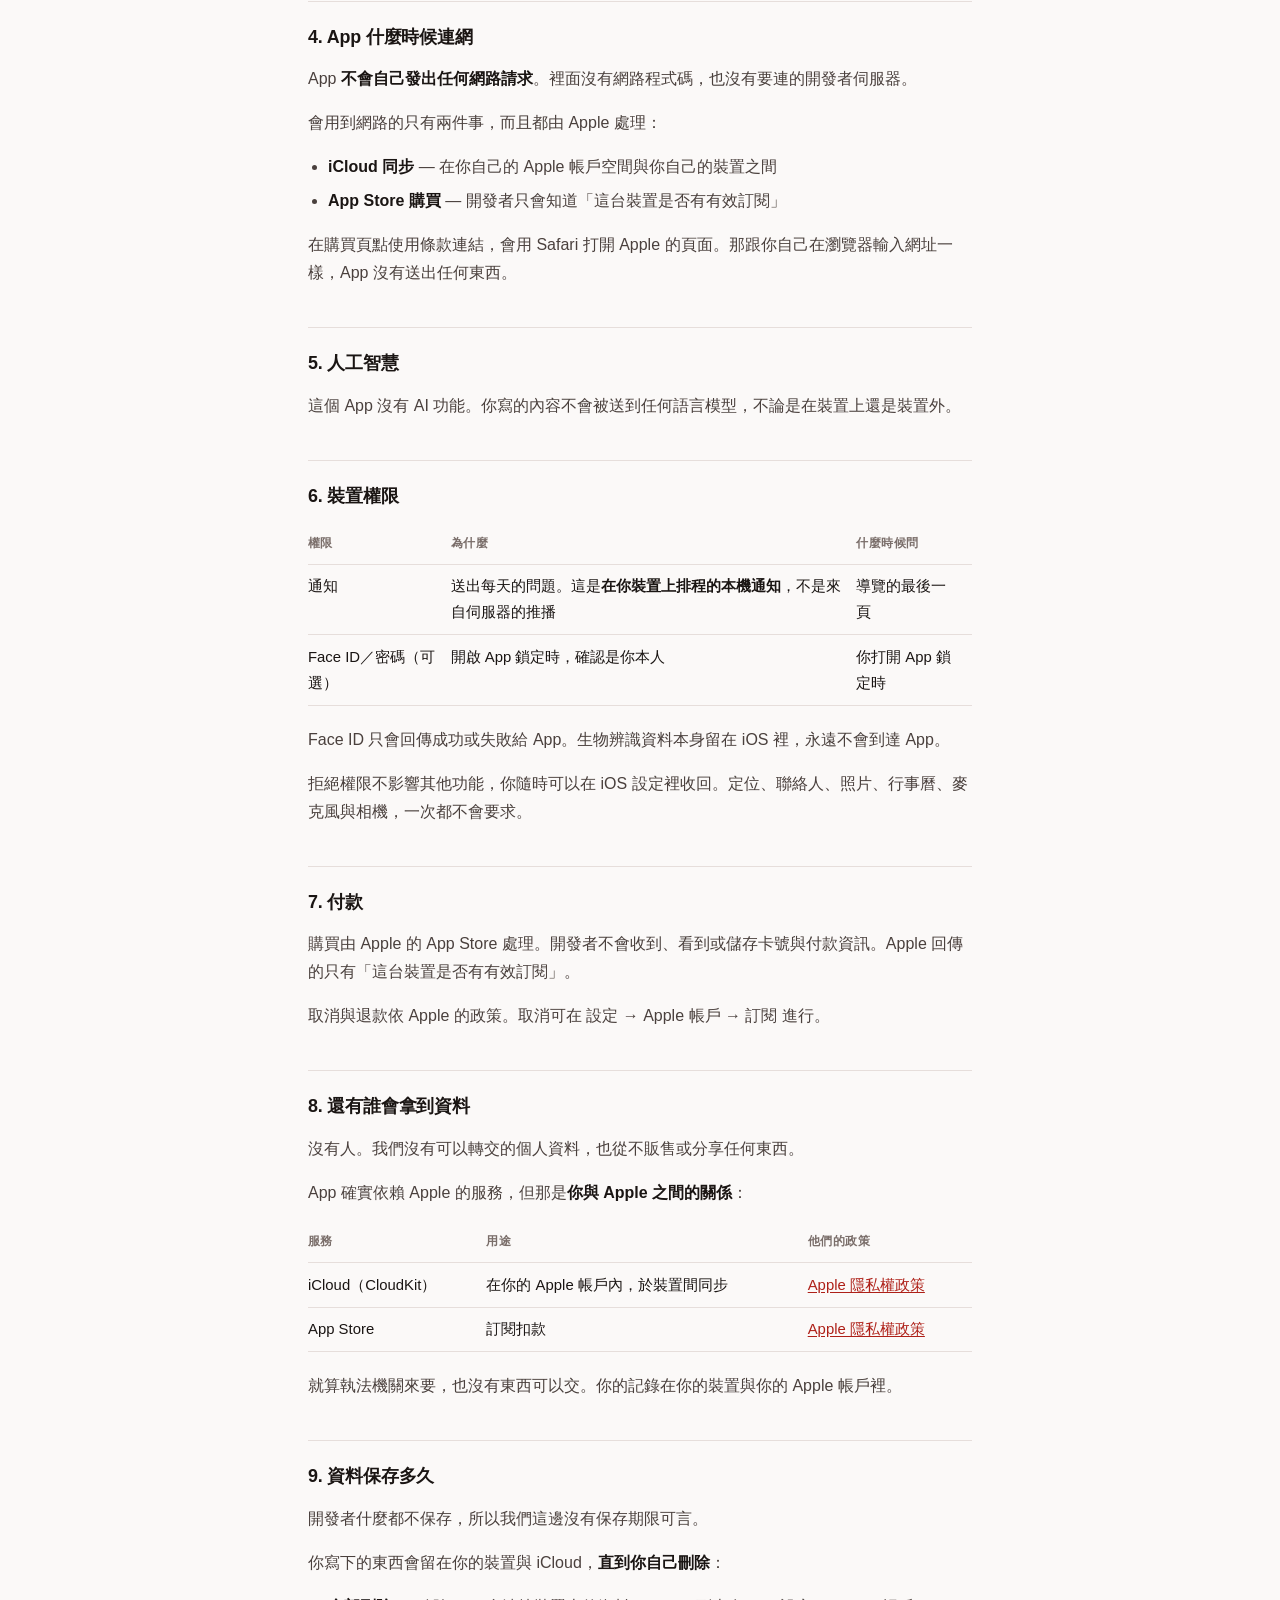
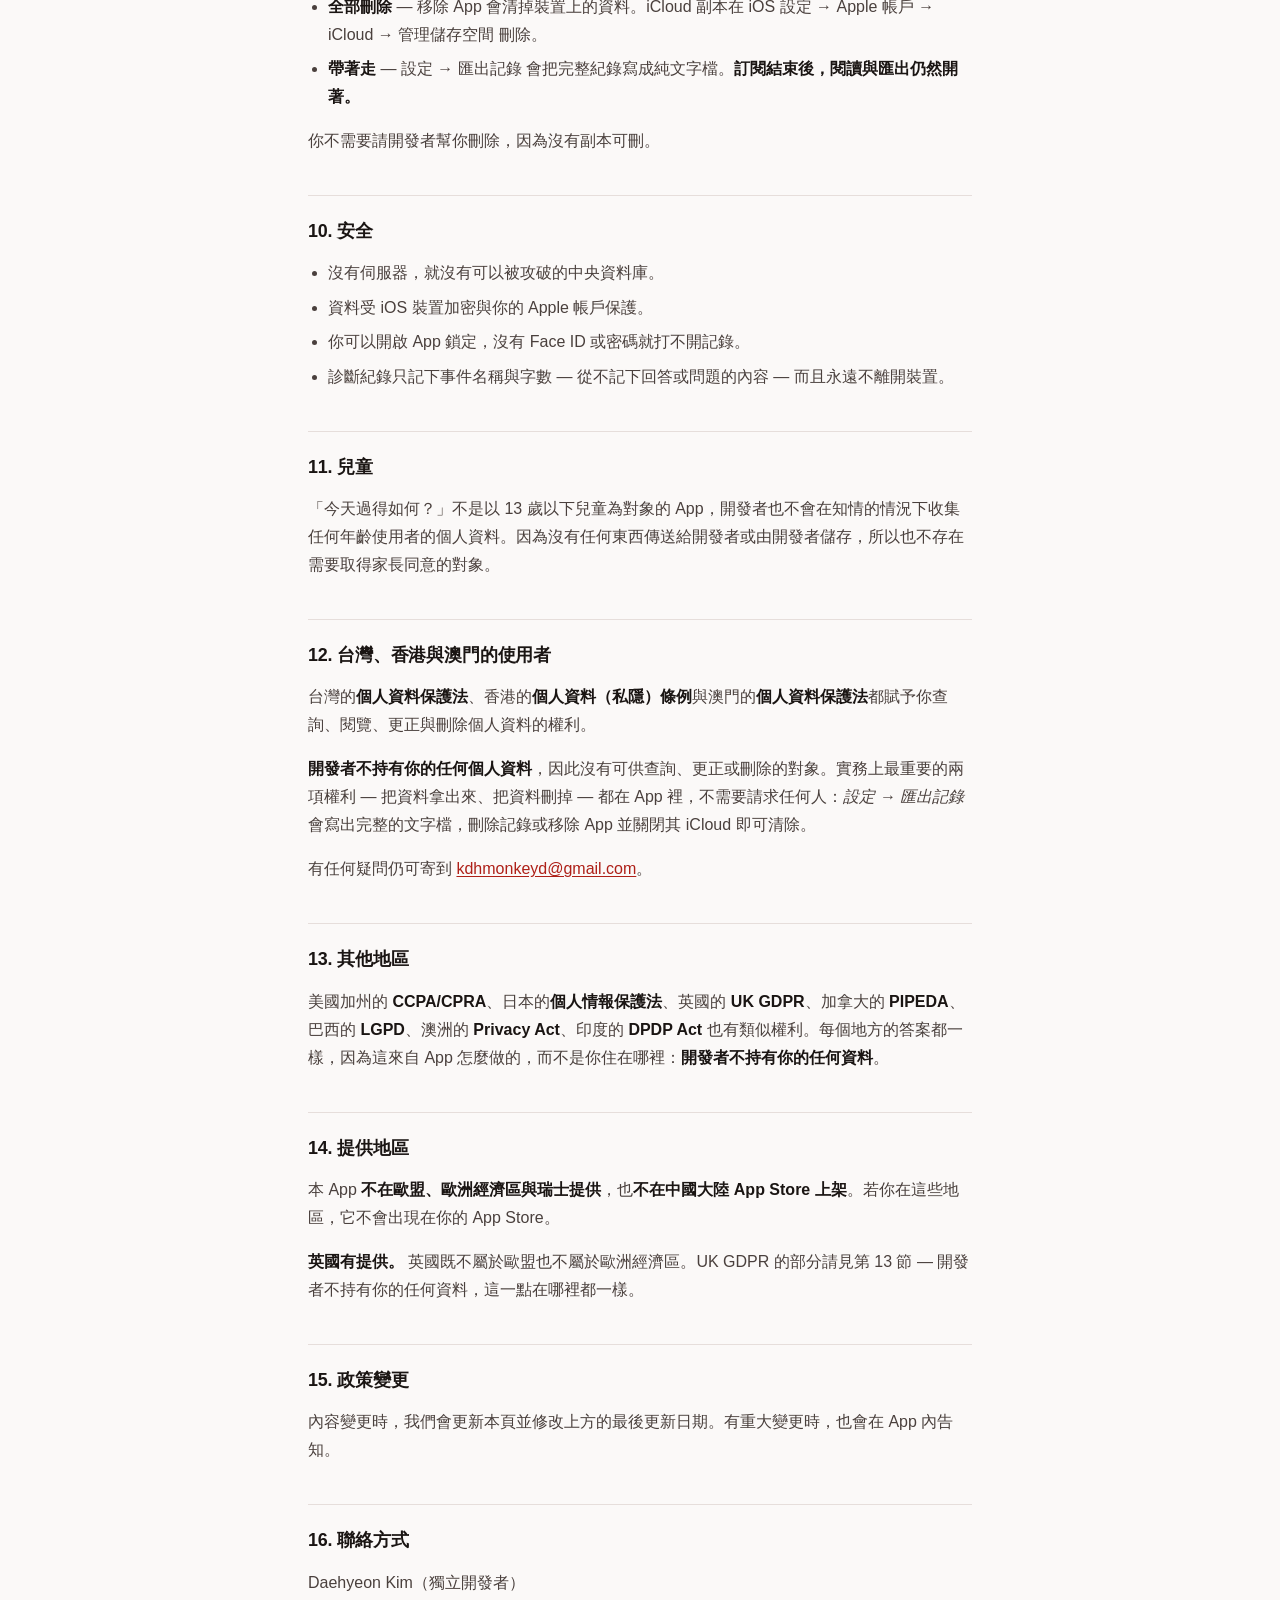
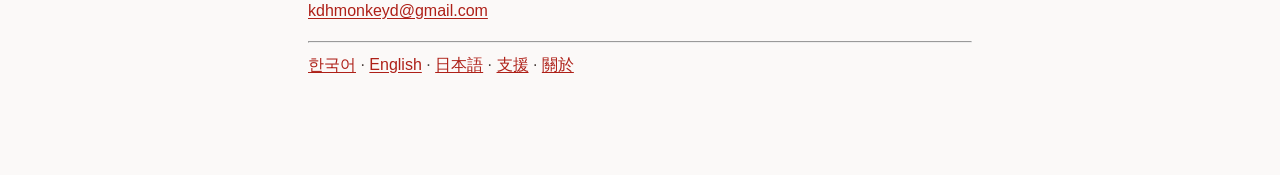
<file: privacy-zh.html>
<!doctype html>
<html lang="zh-Hant">
<head>
<meta charset="utf-8">
<meta name="viewport" content="width=device-width, initial-scale=1">
<title>隱私權政策 — 今天過得如何？</title>
<meta name="description" content="今天過得如何？ — 沒有伺服器，不收集資料。">
<link rel="stylesheet" href="_style.css">
</head>
<body>
<div class="wrap">
<header class="brand">
  <a href="./"><span class="ko">今天過得如何？</span><span class="en">How was today?</span></a>
</header>

<h1>隱私權政策</h1>
<p class="meta">生效日 2026 年 9 月 19 日 · 最後更新 2026 年 9 月 26 日</p>

<p class="meta">繁體中文版。也有 <a href="privacy.html">한국어</a> · <a href="privacy-en.html">English</a> · <a href="privacy-ja.html">日本語</a>。本 App 不在歐盟與歐洲經濟區提供，因此本政策並非 GDPR 文件。</p>

<p class="lede">「今天過得如何？」<strong>什麼都不收集</strong>。沒有伺服器，沒有帳號，<strong>開發者讀不到你寫的任何東西。</strong></p>

<h2>1. 誰負責</h2>
<p>「今天過得如何？」由獨立開發者 <strong>Daehyeon Kim</strong> 製作與維運。</p>
<p>隱私相關問題請寄到 <a href="mailto:kdhmonkeyd@gmail.com">kdhmonkeyd@gmail.com</a>，看到就會回覆。</p>

<h2>2. 我們收集什麼</h2>
<p><strong>什麼都不收集。</strong> 沒有帳號、沒有登入，也沒有開發者經營的伺服器。以下這些我們從不接收、儲存或傳送：</p>
<ul>
  <li>姓名、電子郵件、電話、生日、性別</li>
  <li>地址或位置（App 不會要求定位權限）</li>
  <li>聯絡人或照片（不會要求權限）</li>
  <li>裝置識別碼、廣告識別碼（IDFA）、Cookie</li>
  <li>卡號等付款資訊</li>
  <li>使用紀錄、分析資料、當機報告</li>
</ul>
<p>沒有分析 SDK（Google Analytics、Firebase 之類），沒有廣告 SDK，也沒有當機回報工具。<strong>一個第三方 SDK 都沒有。</strong></p>
<p>你寫下的東西 — 一行回答、可選的心情與天氣、日期 — 是<strong>你的</strong>。它存在你的裝置裡，如果你開啟了，也存在你自己的 iCloud 裡。開發者沒有副本，也沒有取得的方法。</p>

<h2>3. 資料放在哪裡</h2>
<div class="scroller"><table>
<thead><tr><th>什麼</th><th>放在哪</th><th>誰讀得到</th></tr></thead>
<tbody>
<tr><td>回答、心情、天氣、日期</td><td>你的裝置，開啟時也在你自己的 iCloud</td><td>只有你</td></tr>
<tr><td>App 設定（通知時間、鎖定）</td><td>你的裝置</td><td>只有你</td></tr>
<tr><td>診斷紀錄</td><td>只在裝置上</td><td>只有你（設定 → 最近的紀錄檔）</td></tr>
<tr><td>裝置或廣告識別碼</td><td>不收集</td><td>—</td></tr>
</tbody>
</table></div>
<p>iCloud 同步使用 Apple 的 <strong>CloudKit 私有資料庫</strong>，那屬於你的 Apple 帳戶。開發者無法存取。關掉 iCloud，App 照常運作，記錄就只留在裝置上。</p>

<h2>4. App 什麼時候連網</h2>
<p>App <strong>不會自己發出任何網路請求</strong>。裡面沒有網路程式碼，也沒有要連的開發者伺服器。</p>
<p>會用到網路的只有兩件事，而且都由 Apple 處理：</p>
<ul>
  <li><strong>iCloud 同步</strong> — 在你自己的 Apple 帳戶空間與你自己的裝置之間</li>
  <li><strong>App Store 購買</strong> — 開發者只會知道「這台裝置是否有有效訂閱」</li>
</ul>
<p>在購買頁點使用條款連結，會用 Safari 打開 Apple 的頁面。那跟你自己在瀏覽器輸入網址一樣，App 沒有送出任何東西。</p>

<h2>5. 人工智慧</h2>
<p>這個 App 沒有 AI 功能。你寫的內容不會被送到任何語言模型，不論是在裝置上還是裝置外。</p>

<h2>6. 裝置權限</h2>
<div class="scroller"><table>
<thead><tr><th>權限</th><th>為什麼</th><th>什麼時候問</th></tr></thead>
<tbody>
<tr><td>通知</td><td>送出每天的問題。這是<strong>在你裝置上排程的本機通知</strong>，不是來自伺服器的推播</td><td>導覽的最後一頁</td></tr>
<tr><td>Face ID／密碼（可選）</td><td>開啟 App 鎖定時，確認是你本人</td><td>你打開 App 鎖定時</td></tr>
</tbody>
</table></div>
<p>Face ID 只會回傳成功或失敗給 App。生物辨識資料本身留在 iOS 裡，永遠不會到達 App。</p>
<p>拒絕權限不影響其他功能，你隨時可以在 iOS 設定裡收回。定位、聯絡人、照片、行事曆、麥克風與相機，一次都不會要求。</p>

<h2>7. 付款</h2>
<p>購買由 Apple 的 App Store 處理。開發者不會收到、看到或儲存卡號與付款資訊。Apple 回傳的只有「這台裝置是否有有效訂閱」。</p>
<p>取消與退款依 Apple 的政策。取消可在 設定 → Apple 帳戶 → 訂閱 進行。</p>

<h2>8. 還有誰會拿到資料</h2>
<p>沒有人。我們沒有可以轉交的個人資料，也從不販售或分享任何東西。</p>
<p>App 確實依賴 Apple 的服務，但那是<strong>你與 Apple 之間的關係</strong>：</p>
<div class="scroller"><table>
<thead><tr><th>服務</th><th>用途</th><th>他們的政策</th></tr></thead>
<tbody>
<tr><td>iCloud（CloudKit）</td><td>在你的 Apple 帳戶內，於裝置間同步</td><td><a href="https://www.apple.com/legal/privacy/zh-tw/">Apple 隱私權政策</a></td></tr>
<tr><td>App Store</td><td>訂閱扣款</td><td><a href="https://www.apple.com/legal/privacy/zh-tw/">Apple 隱私權政策</a></td></tr>
</tbody>
</table></div>
<p>就算執法機關來要，也沒有東西可以交。你的記錄在你的裝置與你的 Apple 帳戶裡。</p>

<h2>9. 資料保存多久</h2>
<p>開發者什麼都不保存，所以我們這邊沒有保存期限可言。</p>
<p>你寫下的東西會留在你的裝置與 iCloud，<strong>直到你自己刪除</strong>：</p>
<ul>
  <li><strong>全部刪除</strong> — 移除 App 會清掉裝置上的資料。iCloud 副本在 iOS 設定 → Apple 帳戶 → iCloud → 管理儲存空間 刪除。</li>
  <li><strong>帶著走</strong> — 設定 → 匯出記錄 會把完整紀錄寫成純文字檔。<strong>訂閱結束後，閱讀與匯出仍然開著。</strong></li>
</ul>
<p>你不需要請開發者幫你刪除，因為沒有副本可刪。</p>

<h2>10. 安全</h2>
<ul>
  <li>沒有伺服器，就沒有可以被攻破的中央資料庫。</li>
  <li>資料受 iOS 裝置加密與你的 Apple 帳戶保護。</li>
  <li>你可以開啟 App 鎖定，沒有 Face ID 或密碼就打不開記錄。</li>
  <li>診斷紀錄只記下事件名稱與字數 — 從不記下回答或問題的內容 — 而且永遠不離開裝置。</li>
</ul>

<h2>11. 兒童</h2>
<p>「今天過得如何？」不是以 13 歲以下兒童為對象的 App，開發者也不會在知情的情況下收集任何年齡使用者的個人資料。因為沒有任何東西傳送給開發者或由開發者儲存，所以也不存在需要取得家長同意的對象。</p>

<h2>12. 台灣、香港與澳門的使用者</h2>
<p>台灣的<strong>個人資料保護法</strong>、香港的<strong>個人資料（私隱）條例</strong>與澳門的<strong>個人資料保護法</strong>都賦予你查詢、閱覽、更正與刪除個人資料的權利。</p>
<p><strong>開發者不持有你的任何個人資料</strong>，因此沒有可供查詢、更正或刪除的對象。實務上最重要的兩項權利 — 把資料拿出來、把資料刪掉 — 都在 App 裡，不需要請求任何人：<em>設定 → 匯出記錄</em> 會寫出完整的文字檔，刪除記錄或移除 App 並關閉其 iCloud 即可清除。</p>
<p>有任何疑問仍可寄到 <a href="mailto:kdhmonkeyd@gmail.com">kdhmonkeyd@gmail.com</a>。</p>

<h2>13. 其他地區</h2>
<p>美國加州的 <strong>CCPA/CPRA</strong>、日本的<strong>個人情報保護法</strong>、英國的 <strong>UK GDPR</strong>、加拿大的 <strong>PIPEDA</strong>、巴西的 <strong>LGPD</strong>、澳洲的 <strong>Privacy Act</strong>、印度的 <strong>DPDP Act</strong> 也有類似權利。每個地方的答案都一樣，因為這來自 App 怎麼做的，而不是你住在哪裡：<strong>開發者不持有你的任何資料</strong>。</p>

<h2>14. 提供地區</h2>
<p>本 App <strong>不在歐盟、歐洲經濟區與瑞士提供</strong>，也<strong>不在中國大陸 App Store 上架</strong>。若你在這些地區，它不會出現在你的 App Store。</p><p><strong>英國有提供。</strong> 英國既不屬於歐盟也不屬於歐洲經濟區。UK GDPR 的部分請見第 13 節 — 開發者不持有你的任何資料，這一點在哪裡都一樣。</p>

<h2>15. 政策變更</h2>
<p>內容變更時，我們會更新本頁並修改上方的最後更新日期。有重大變更時，也會在 App 內告知。</p>

<h2>16. 聯絡方式</h2>
<p>Daehyeon Kim（獨立開發者）<br>
<a href="mailto:kdhmonkeyd@gmail.com">kdhmonkeyd@gmail.com</a></p>

<hr>
<p><a href="privacy.html">한국어</a> · <a href="privacy-en.html">English</a> · <a href="privacy-ja.html">日本語</a> · <a href="support-zh.html">支援</a> · <a href="./">關於</a></p>

</div>
</body>
</html>
</file>
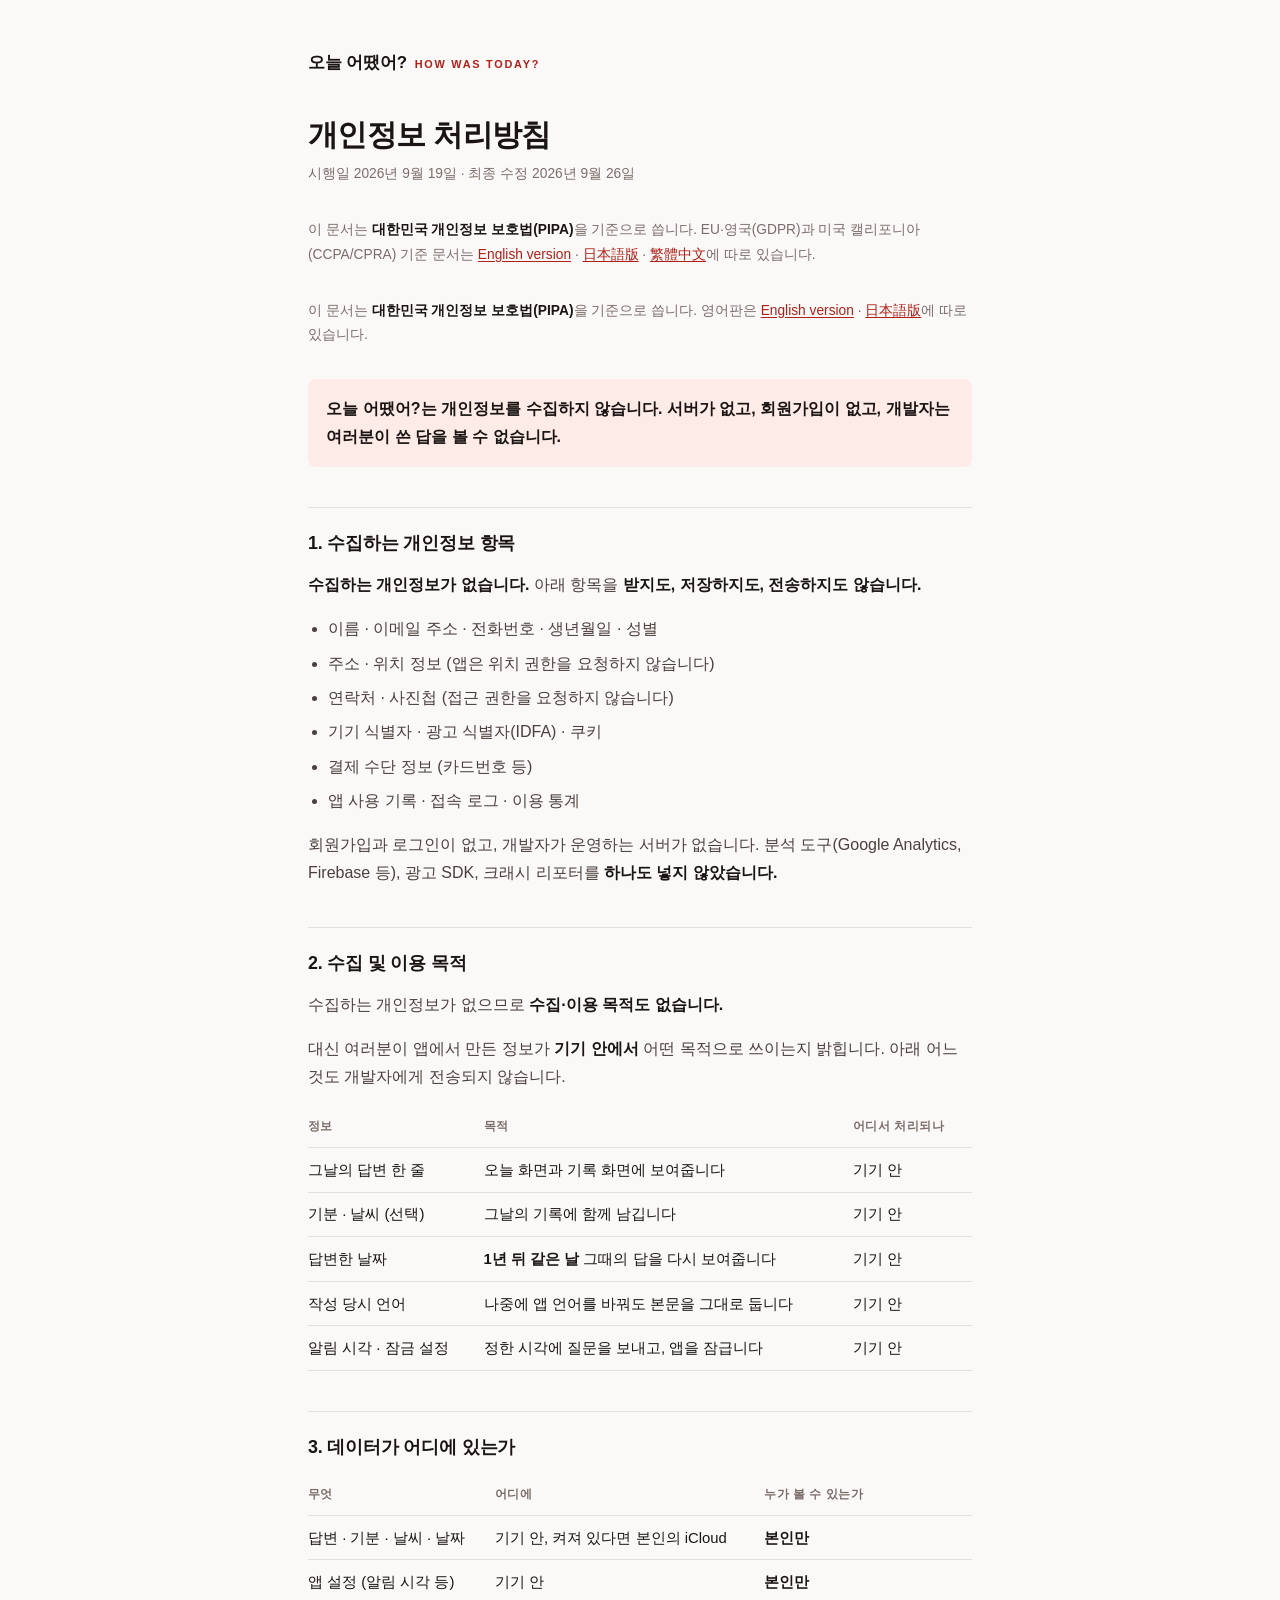
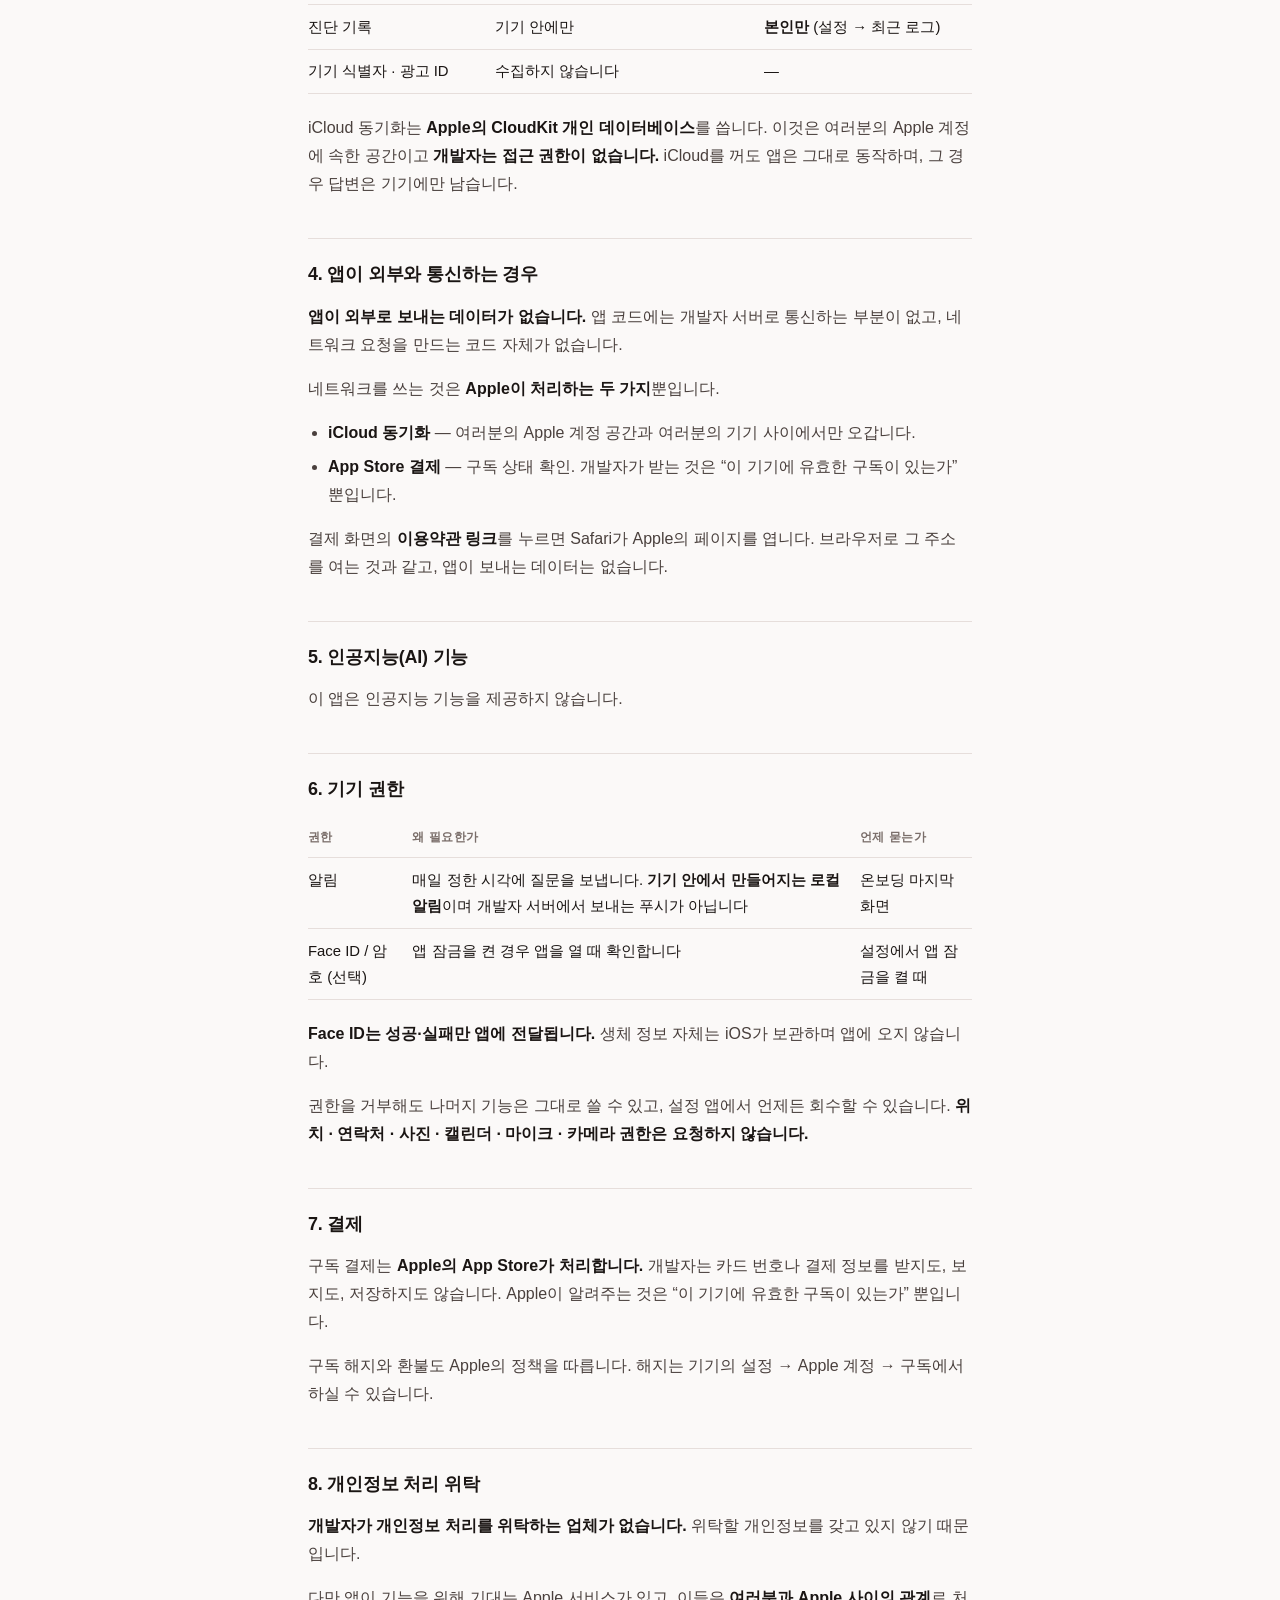
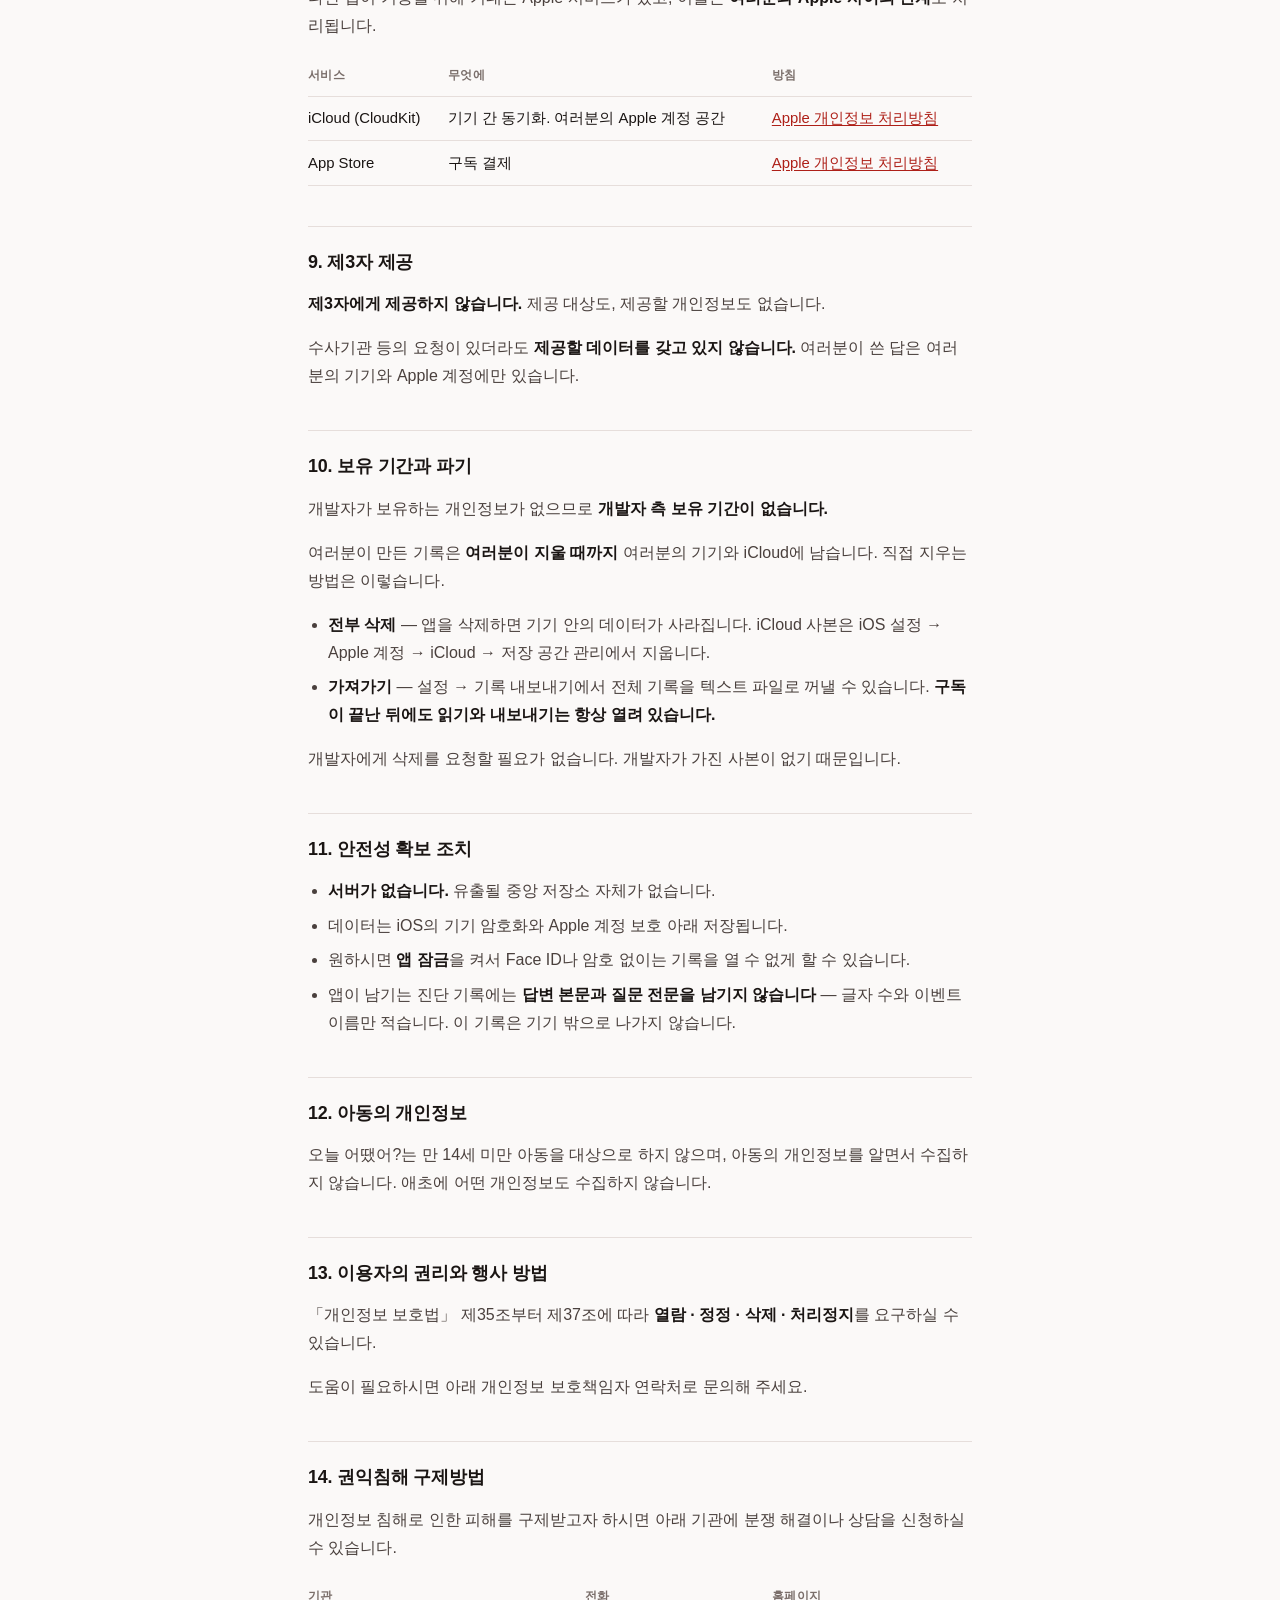
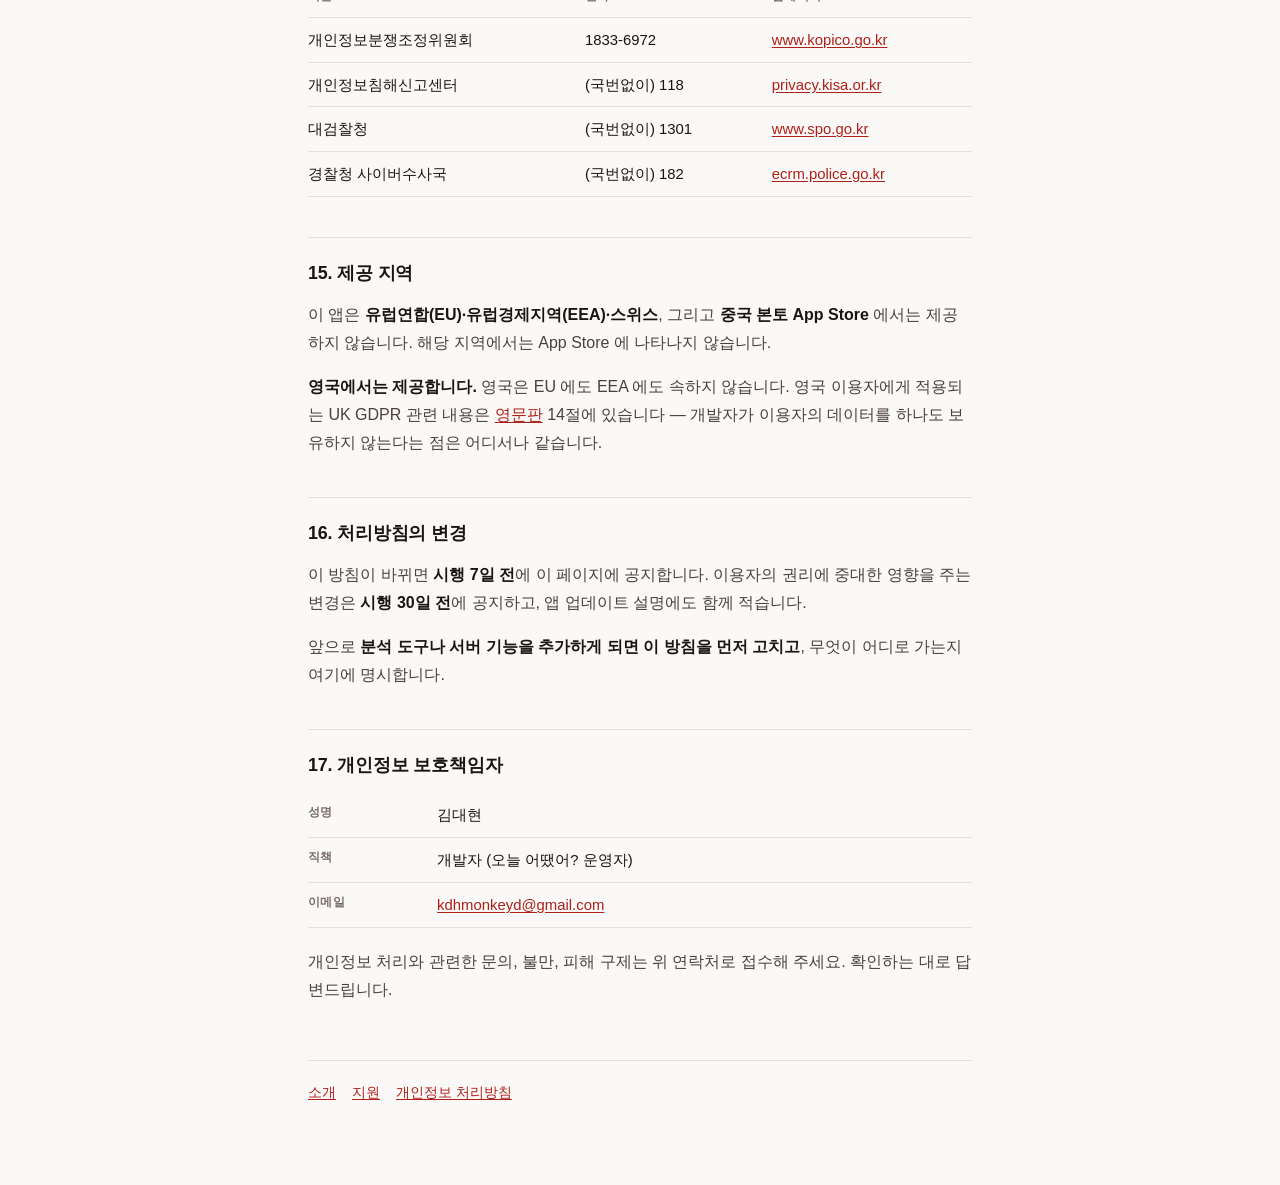
<file: privacy.html>
<!doctype html>
<html lang="ko">
<head>
<meta charset="utf-8">
<meta name="viewport" content="width=device-width, initial-scale=1">
<title>개인정보 처리방침 — 오늘 어땠어?</title>
<meta name="description" content="오늘 어땠어? — 서버가 없고 개인정보를 수집하지 않습니다.">
<link rel="stylesheet" href="_style.css">
</head>
<body>
<div class="wrap">
<header class="brand">
  <a href="./"><span class="ko">오늘 어땠어?</span><span class="en">How was today?</span></a>
</header>

<h1>개인정보 처리방침</h1>
<p class="meta">시행일 2026년 9월 19일 · 최종 수정 2026년 9월 26일</p>

<p class="meta">이 문서는 <strong>대한민국 개인정보 보호법(PIPA)</strong>을 기준으로 씁니다. EU·영국(GDPR)과 미국 캘리포니아(CCPA/CPRA) 기준 문서는 <a href="privacy-en.html">English version</a> · <a href="privacy-ja.html">日本語版</a> · <a href="privacy-zh.html">繁體中文</a>에 따로 있습니다.</p>

<p class="meta">이 문서는 <strong>대한민국 개인정보 보호법(PIPA)</strong>을 기준으로 씁니다. 영어판은 <a href="privacy-en.html">English version</a> · <a href="privacy-ja.html">日本語版</a>에 따로 있습니다.</p>

<p class="lede">오늘 어땠어?는 개인정보를 수집하지 않습니다. 서버가 없고, 회원가입이 없고, <strong>개발자는 여러분이 쓴 답을 볼 수 없습니다.</strong></p>
<h2>1. 수집하는 개인정보 항목</h2>
<p><strong>수집하는 개인정보가 없습니다.</strong> 아래 항목을 <strong>받지도, 저장하지도, 전송하지도 않습니다.</strong></p>
<ul>
  <li>이름 · 이메일 주소 · 전화번호 · 생년월일 · 성별</li>
  <li>주소 · 위치 정보 (앱은 위치 권한을 요청하지 않습니다)</li>
  <li>연락처 · 사진첩 (접근 권한을 요청하지 않습니다)</li>
  <li>기기 식별자 · 광고 식별자(IDFA) · 쿠키</li>
  <li>결제 수단 정보 (카드번호 등)</li>
  <li>앱 사용 기록 · 접속 로그 · 이용 통계</li>
</ul>
<p>회원가입과 로그인이 없고, 개발자가 운영하는 서버가 없습니다. 분석 도구(Google Analytics, Firebase 등), 광고 SDK, 크래시 리포터를 <strong>하나도 넣지 않았습니다.</strong></p>

<h2>2. 수집 및 이용 목적</h2>
<p>수집하는 개인정보가 없으므로 <strong>수집·이용 목적도 없습니다.</strong></p>
<p>대신 여러분이 앱에서 만든 정보가 <strong>기기 안에서</strong> 어떤 목적으로 쓰이는지 밝힙니다. 아래 어느 것도 개발자에게 전송되지 않습니다.</p>
<div class="scroller"><table>
<thead><tr><th>정보</th><th>목적</th><th>어디서 처리되나</th></tr></thead>
<tbody>
<tr><td>그날의 답변 한 줄</td><td>오늘 화면과 기록 화면에 보여줍니다</td><td>기기 안</td></tr>
<tr><td>기분 · 날씨 (선택)</td><td>그날의 기록에 함께 남깁니다</td><td>기기 안</td></tr>
<tr><td>답변한 날짜</td><td><strong>1년 뒤 같은 날</strong> 그때의 답을 다시 보여줍니다</td><td>기기 안</td></tr>
<tr><td>작성 당시 언어</td><td>나중에 앱 언어를 바꿔도 본문을 그대로 둡니다</td><td>기기 안</td></tr>
<tr><td>알림 시각 · 잠금 설정</td><td>정한 시각에 질문을 보내고, 앱을 잠급니다</td><td>기기 안</td></tr>
</tbody>
</table></div>

<h2>3. 데이터가 어디에 있는가</h2>
<div class="scroller"><table>
<thead><tr><th>무엇</th><th>어디에</th><th>누가 볼 수 있는가</th></tr></thead>
<tbody>
<tr><td>답변 · 기분 · 날씨 · 날짜</td><td>기기 안, 켜져 있다면 본인의 iCloud</td><td><strong>본인만</strong></td></tr>
<tr><td>앱 설정 (알림 시각 등)</td><td>기기 안</td><td><strong>본인만</strong></td></tr>
<tr><td>진단 기록</td><td>기기 안에만</td><td><strong>본인만</strong> (설정 → 최근 로그)</td></tr>
<tr><td>기기 식별자 · 광고 ID</td><td>수집하지 않습니다</td><td>—</td></tr>
</tbody>
</table></div>
<p>iCloud 동기화는 <strong>Apple의 CloudKit 개인 데이터베이스</strong>를 씁니다. 이것은 여러분의 Apple 계정에 속한 공간이고 <strong>개발자는 접근 권한이 없습니다.</strong> iCloud를 꺼도 앱은 그대로 동작하며, 그 경우 답변은 기기에만 남습니다.</p>

<h2>4. 앱이 외부와 통신하는 경우</h2>
<p><strong>앱이 외부로 보내는 데이터가 없습니다.</strong> 앱 코드에는 개발자 서버로 통신하는 부분이 없고, 네트워크 요청을 만드는 코드 자체가 없습니다.</p>
<p>네트워크를 쓰는 것은 <strong>Apple이 처리하는 두 가지</strong>뿐입니다.</p>
<ul>
  <li><strong>iCloud 동기화</strong> — 여러분의 Apple 계정 공간과 여러분의 기기 사이에서만 오갑니다.</li>
  <li><strong>App Store 결제</strong> — 구독 상태 확인. 개발자가 받는 것은 “이 기기에 유효한 구독이 있는가” 뿐입니다.</li>
</ul>
<p>결제 화면의 <strong>이용약관 링크</strong>를 누르면 Safari가 Apple의 페이지를 엽니다. 브라우저로 그 주소를 여는 것과 같고, 앱이 보내는 데이터는 없습니다.</p>

<h2>5. 인공지능(AI) 기능</h2>
<p>이 앱은 인공지능 기능을 제공하지 않습니다.</p>

<h2>6. 기기 권한</h2>
<div class="scroller"><table>
<thead><tr><th>권한</th><th>왜 필요한가</th><th>언제 묻는가</th></tr></thead>
<tbody>
<tr><td>알림</td><td>매일 정한 시각에 질문을 보냅니다. <strong>기기 안에서 만들어지는 로컬 알림</strong>이며 개발자 서버에서 보내는 푸시가 아닙니다</td><td>온보딩 마지막 화면</td></tr>
<tr><td>Face ID / 암호 (선택)</td><td>앱 잠금을 켠 경우 앱을 열 때 확인합니다</td><td>설정에서 앱 잠금을 켤 때</td></tr>
</tbody>
</table></div>
<p><strong>Face ID는 성공·실패만 앱에 전달됩니다.</strong> 생체 정보 자체는 iOS가 보관하며 앱에 오지 않습니다.</p>
<p>권한을 거부해도 나머지 기능은 그대로 쓸 수 있고, 설정 앱에서 언제든 회수할 수 있습니다. <strong>위치 · 연락처 · 사진 · 캘린더 · 마이크 · 카메라 권한은 요청하지 않습니다.</strong></p>

<h2>7. 결제</h2>
<p>구독 결제는 <strong>Apple의 App Store가 처리합니다.</strong> 개발자는 카드 번호나 결제 정보를 받지도, 보지도, 저장하지도 않습니다. Apple이 알려주는 것은 “이 기기에 유효한 구독이 있는가” 뿐입니다.</p>
<p>구독 해지와 환불도 Apple의 정책을 따릅니다. 해지는 기기의 설정 → Apple 계정 → 구독에서 하실 수 있습니다.</p>

<h2>8. 개인정보 처리 위탁</h2>
<p><strong>개발자가 개인정보 처리를 위탁하는 업체가 없습니다.</strong> 위탁할 개인정보를 갖고 있지 않기 때문입니다.</p>
<p>다만 앱이 기능을 위해 기대는 Apple 서비스가 있고, 이들은 <strong>여러분과 Apple 사이의 관계</strong>로 처리됩니다.</p>
<div class="scroller"><table>
<thead><tr><th>서비스</th><th>무엇에</th><th>방침</th></tr></thead>
<tbody>
<tr><td>iCloud (CloudKit)</td><td>기기 간 동기화. 여러분의 Apple 계정 공간</td><td><a href="https://www.apple.com/kr/legal/privacy/">Apple 개인정보 처리방침</a></td></tr>
<tr><td>App Store</td><td>구독 결제</td><td><a href="https://www.apple.com/kr/legal/privacy/">Apple 개인정보 처리방침</a></td></tr>
</tbody>
</table></div>

<h2>9. 제3자 제공</h2>
<p><strong>제3자에게 제공하지 않습니다.</strong> 제공 대상도, 제공할 개인정보도 없습니다.</p>
<p>수사기관 등의 요청이 있더라도 <strong>제공할 데이터를 갖고 있지 않습니다.</strong> 여러분이 쓴 답은 여러분의 기기와 Apple 계정에만 있습니다.</p>

<h2>10. 보유 기간과 파기</h2>
<p>개발자가 보유하는 개인정보가 없으므로 <strong>개발자 측 보유 기간이 없습니다.</strong></p>
<p>여러분이 만든 기록은 <strong>여러분이 지울 때까지</strong> 여러분의 기기와 iCloud에 남습니다. 직접 지우는 방법은 이렇습니다.</p>
<ul>
  <li><strong>전부 삭제</strong> — 앱을 삭제하면 기기 안의 데이터가 사라집니다. iCloud 사본은 iOS 설정 → Apple 계정 → iCloud → 저장 공간 관리에서 지웁니다.</li>
  <li><strong>가져가기</strong> — 설정 → 기록 내보내기에서 전체 기록을 텍스트 파일로 꺼낼 수 있습니다. <strong>구독이 끝난 뒤에도 읽기와 내보내기는 항상 열려 있습니다.</strong></li>
</ul>
<p>개발자에게 삭제를 요청할 필요가 없습니다. 개발자가 가진 사본이 없기 때문입니다.</p>

<h2>11. 안전성 확보 조치</h2>
<ul>
  <li><strong>서버가 없습니다.</strong> 유출될 중앙 저장소 자체가 없습니다.</li>
  <li>데이터는 iOS의 기기 암호화와 Apple 계정 보호 아래 저장됩니다.</li>
  <li>원하시면 <strong>앱 잠금</strong>을 켜서 Face ID나 암호 없이는 기록을 열 수 없게 할 수 있습니다.</li>
  <li>앱이 남기는 진단 기록에는 <strong>답변 본문과 질문 전문을 남기지 않습니다</strong> — 글자 수와 이벤트 이름만 적습니다. 이 기록은 기기 밖으로 나가지 않습니다.</li>
</ul>

<h2>12. 아동의 개인정보</h2>
<p>오늘 어땠어?는 만 14세 미만 아동을 대상으로 하지 않으며, 아동의 개인정보를 알면서 수집하지 않습니다. 애초에 어떤 개인정보도 수집하지 않습니다.</p>

<h2>13. 이용자의 권리와 행사 방법</h2>
<p>「개인정보 보호법」 제35조부터 제37조에 따라 <strong>열람 · 정정 · 삭제 · 처리정지</strong>를 요구하실 수 있습니다.</p>
<p>도움이 필요하시면 아래 개인정보 보호책임자 연락처로 문의해 주세요.</p>

<h2>14. 권익침해 구제방법</h2>
<p>개인정보 침해로 인한 피해를 구제받고자 하시면 아래 기관에 분쟁 해결이나 상담을 신청하실 수 있습니다.</p>
<div class="scroller"><table><thead><tr><th>기관</th><th>전화</th><th>홈페이지</th></tr></thead><tbody><tr><td>개인정보분쟁조정위원회</td><td>1833-6972</td><td><a href="https://www.kopico.go.kr">www.kopico.go.kr</a></td></tr><tr><td>개인정보침해신고센터</td><td>(국번없이) 118</td><td><a href="https://privacy.kisa.or.kr">privacy.kisa.or.kr</a></td></tr><tr><td>대검찰청</td><td>(국번없이) 1301</td><td><a href="https://www.spo.go.kr">www.spo.go.kr</a></td></tr><tr><td>경찰청 사이버수사국</td><td>(국번없이) 182</td><td><a href="https://ecrm.police.go.kr">ecrm.police.go.kr</a></td></tr></tbody></table></div>

<h2>15. 제공 지역</h2>
<p>이 앱은 <strong>유럽연합(EU)·유럽경제지역(EEA)·스위스</strong>, 그리고 <strong>중국 본토 App Store</strong> 에서는 제공하지 않습니다. 해당 지역에서는 App Store 에 나타나지 않습니다.</p>
<p><strong>영국에서는 제공합니다.</strong> 영국은 EU 에도 EEA 에도 속하지 않습니다. 영국 이용자에게 적용되는 UK GDPR 관련 내용은 <a href="privacy-en.html">영문판</a> 14절에 있습니다 — 개발자가 이용자의 데이터를 하나도 보유하지 않는다는 점은 어디서나 같습니다.</p>

<h2>16. 처리방침의 변경</h2>
<p>이 방침이 바뀌면 <strong>시행 7일 전</strong>에 이 페이지에 공지합니다. 이용자의 권리에 중대한 영향을 주는 변경은 <strong>시행 30일 전</strong>에 공지하고, 앱 업데이트 설명에도 함께 적습니다.</p>
<p>앞으로 <strong>분석 도구나 서버 기능을 추가하게 되면 이 방침을 먼저 고치고</strong>, 무엇이 어디로 가는지 여기에 명시합니다.</p>

<h2>17. 개인정보 보호책임자</h2>
<div class="scroller"><table><tbody><tr><th>성명</th><td>김대현</td></tr><tr><th>직책</th><td>개발자 (오늘 어땠어? 운영자)</td></tr><tr><th>이메일</th><td><a href="mailto:kdhmonkeyd@gmail.com">kdhmonkeyd@gmail.com</a></td></tr></tbody></table></div>
<p>개인정보 처리와 관련한 문의, 불만, 피해 구제는 위 연락처로 접수해 주세요. 확인하는 대로 답변드립니다.</p>
<footer>
  <a href="./">소개</a><a href="support.html">지원</a><a href="privacy.html">개인정보 처리방침</a>
</footer>
</div>
</body>
</html>
</file>
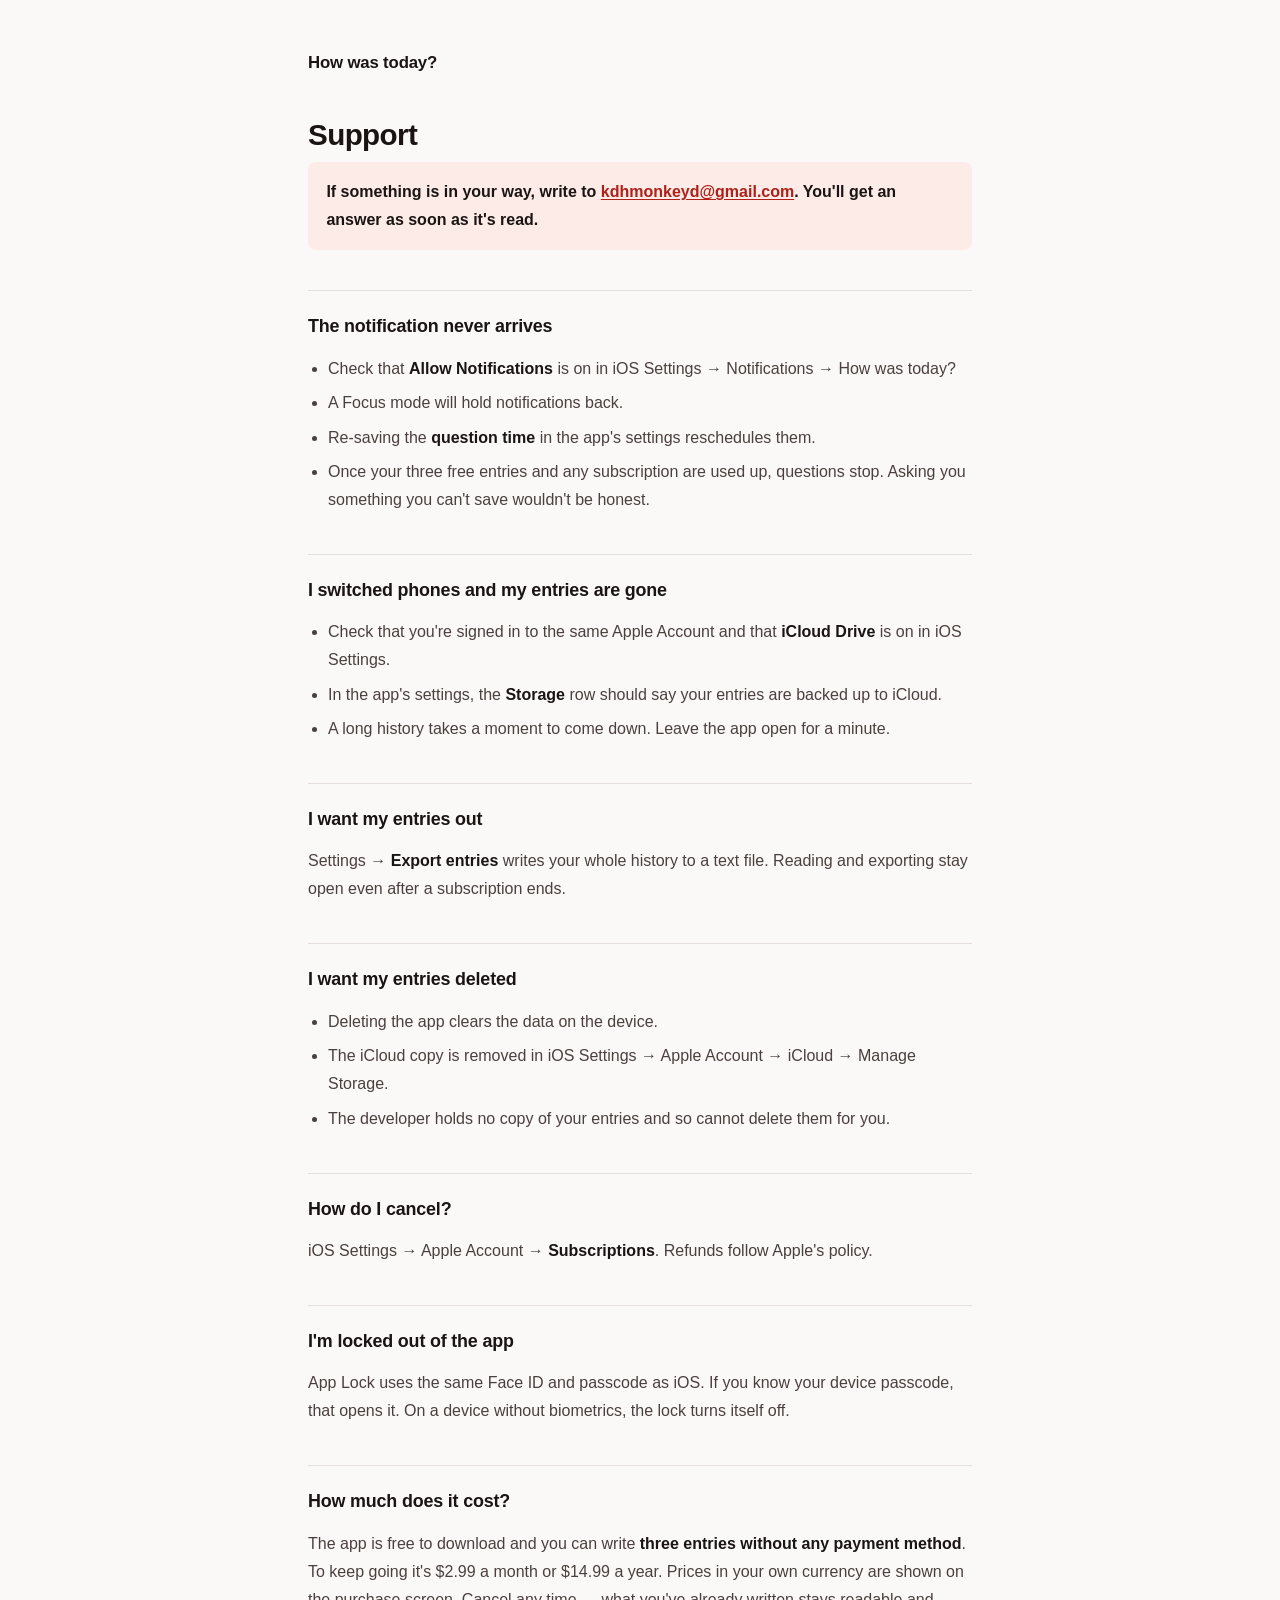
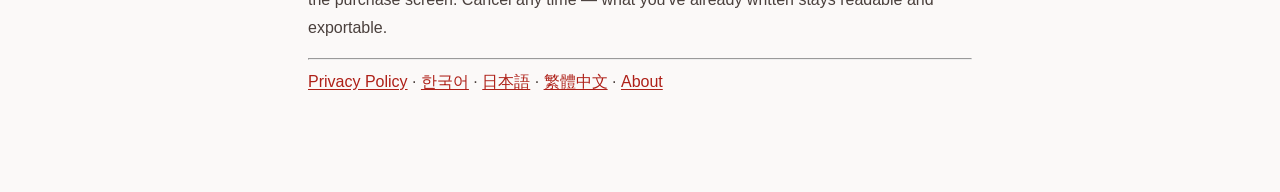
<file: support-en.html>
<!doctype html>
<html lang="en">
<head>
<meta charset="utf-8">
<meta name="viewport" content="width=device-width, initial-scale=1">
<title>Support — How was today?</title>
<meta name="description" content="How was today? — support and answers to common questions.">
<link rel="stylesheet" href="_style.css">
</head>
<body>
<div class="wrap">
<header class="brand">
  <a href="./"><span class="ko">How was today?</span><span class="en"></span></a>
</header>

<h1>Support</h1>
<p class="lede">If something is in your way, write to <a href="mailto:kdhmonkeyd@gmail.com">kdhmonkeyd@gmail.com</a>.
You'll get an answer as soon as it's read.</p>

<h2>The notification never arrives</h2>
<ul>
  <li>Check that <strong>Allow Notifications</strong> is on in iOS Settings → Notifications → How was today?</li>
  <li>A Focus mode will hold notifications back.</li>
  <li>Re-saving the <strong>question time</strong> in the app's settings reschedules them.</li>
  <li>Once your three free entries and any subscription are used up, questions stop. Asking you
      something you can't save wouldn't be honest.</li>
</ul>

<h2>I switched phones and my entries are gone</h2>
<ul>
  <li>Check that you're signed in to the same Apple Account and that <strong>iCloud Drive</strong> is on in iOS Settings.</li>
  <li>In the app's settings, the <strong>Storage</strong> row should say your entries are backed up to iCloud.</li>
  <li>A long history takes a moment to come down. Leave the app open for a minute.</li>
</ul>

<h2>I want my entries out</h2>
<p>Settings → <strong>Export entries</strong> writes your whole history to a text file.
Reading and exporting stay open even after a subscription ends.</p>

<h2>I want my entries deleted</h2>
<ul>
  <li>Deleting the app clears the data on the device.</li>
  <li>The iCloud copy is removed in iOS Settings → Apple Account → iCloud → Manage Storage.</li>
  <li>The developer holds no copy of your entries and so cannot delete them for you.</li>
</ul>

<h2>How do I cancel?</h2>
<p>iOS Settings → Apple Account → <strong>Subscriptions</strong>.
Refunds follow Apple's policy.</p>

<h2>I'm locked out of the app</h2>
<p>App Lock uses the same Face ID and passcode as iOS. If you know your device passcode, that opens it.
On a device without biometrics, the lock turns itself off.</p>

<h2>How much does it cost?</h2>
<p>The app is free to download and you can write <strong>three entries without any payment method</strong>.
To keep going it's $2.99 a month or $14.99 a year. Prices in your own currency
are shown on the purchase screen. Cancel any time — what you've already written stays readable and exportable.</p>

<hr>
<p><a href="privacy-en.html">Privacy Policy</a> · <a href="support.html">한국어</a> · <a href="support-ja.html">日本語</a> · <a href="support-zh.html">繁體中文</a> · <a href="./">About</a></p>

</div>
</body>
</html>
</file>
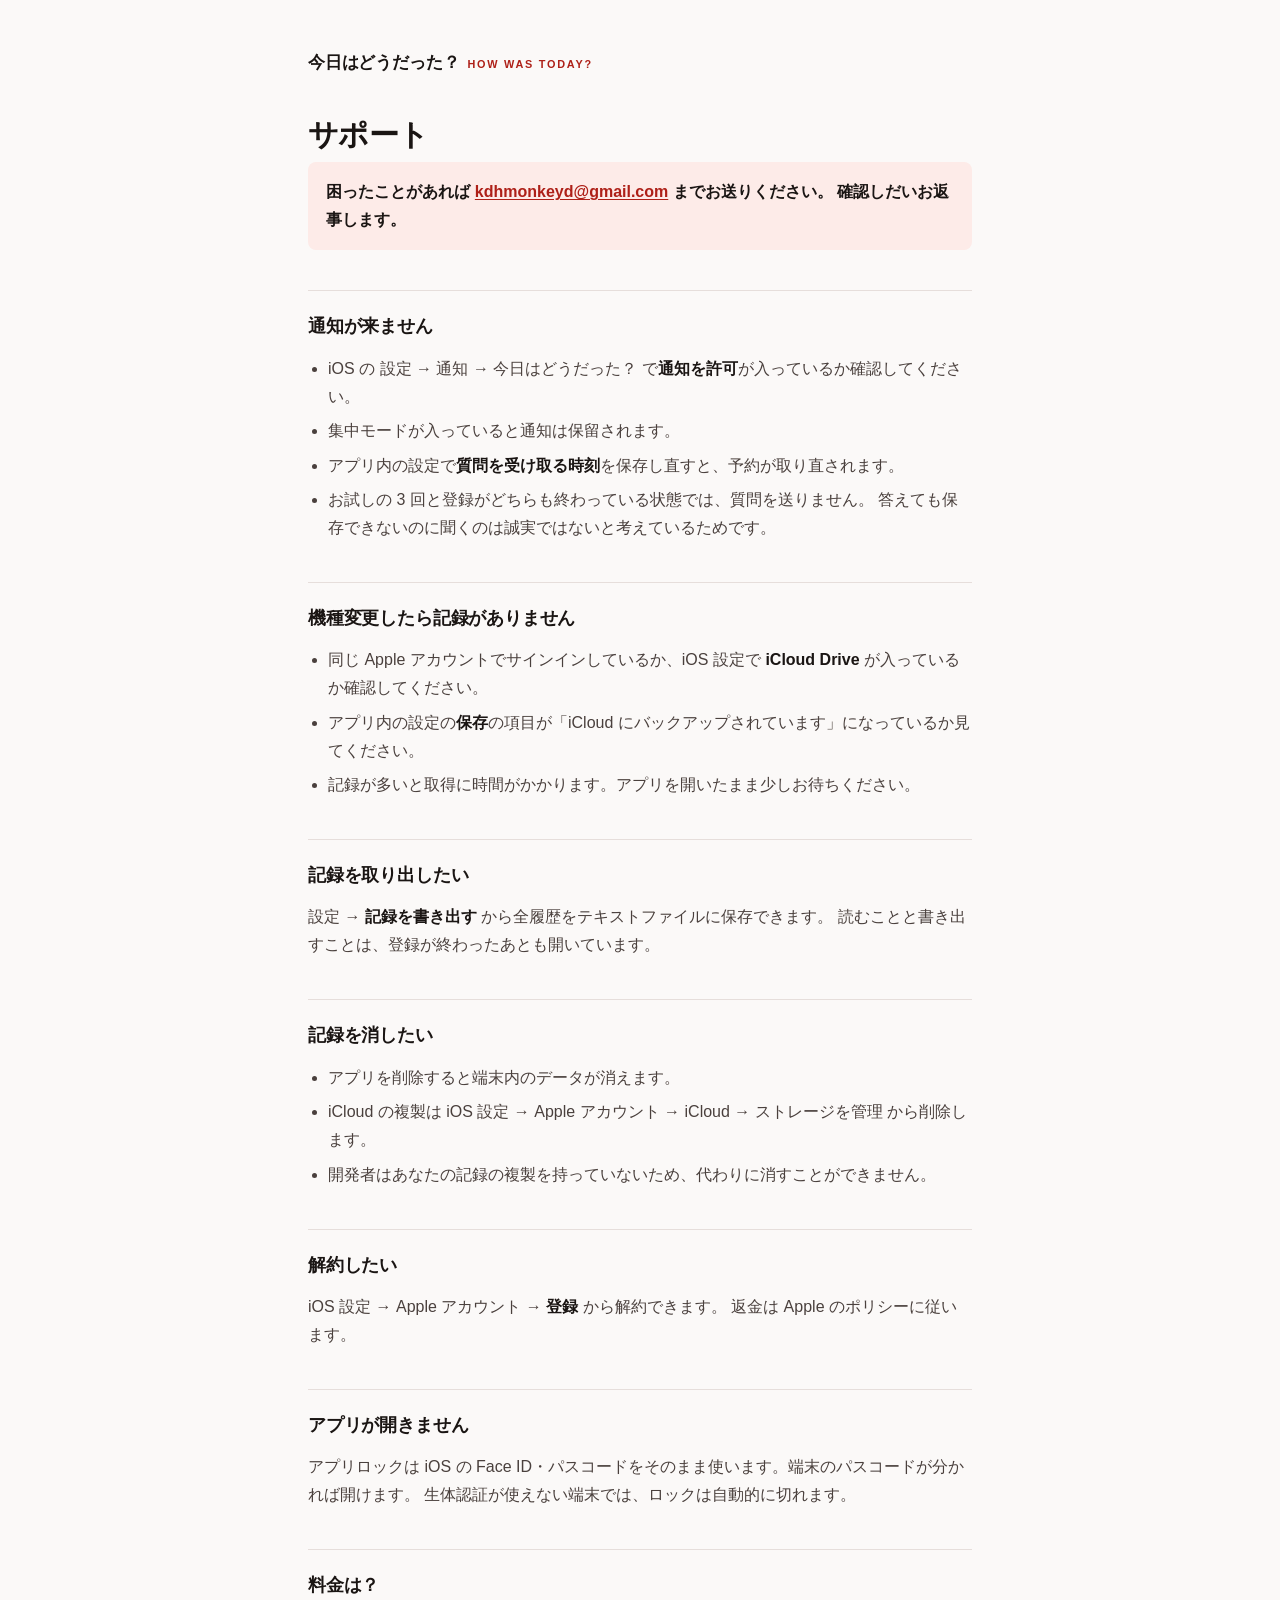
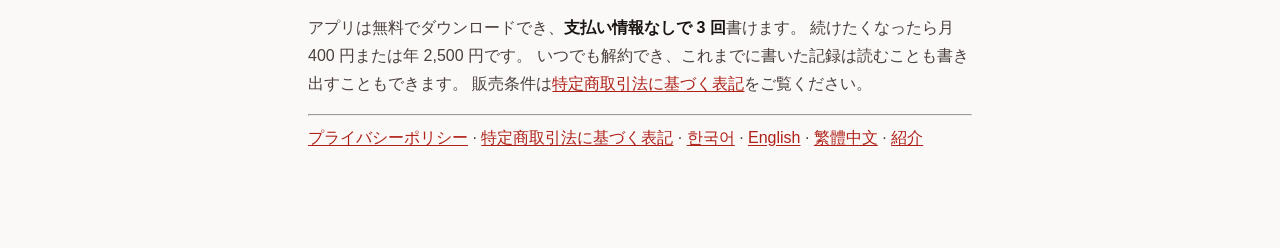
<file: support-ja.html>
<!doctype html>
<html lang="ja">
<head>
<meta charset="utf-8">
<meta name="viewport" content="width=device-width, initial-scale=1">
<title>サポート — 今日はどうだった？</title>
<meta name="description" content="今日はどうだった？ — サポートとよくある質問。">
<link rel="stylesheet" href="_style.css">
</head>
<body>
<div class="wrap">
<header class="brand">
  <a href="./"><span class="ko">今日はどうだった？</span><span class="en">How was today?</span></a>
</header>

<h1>サポート</h1>
<p class="lede">困ったことがあれば <a href="mailto:kdhmonkeyd@gmail.com">kdhmonkeyd@gmail.com</a> までお送りください。
確認しだいお返事します。</p>

<h2>通知が来ません</h2>
<ul>
  <li>iOS の 設定 → 通知 → 今日はどうだった？ で<strong>通知を許可</strong>が入っているか確認してください。</li>
  <li>集中モードが入っていると通知は保留されます。</li>
  <li>アプリ内の設定で<strong>質問を受け取る時刻</strong>を保存し直すと、予約が取り直されます。</li>
  <li>お試しの 3 回と登録がどちらも終わっている状態では、質問を送りません。
      答えても保存できないのに聞くのは誠実ではないと考えているためです。</li>
</ul>

<h2>機種変更したら記録がありません</h2>
<ul>
  <li>同じ Apple アカウントでサインインしているか、iOS 設定で <strong>iCloud Drive</strong> が入っているか確認してください。</li>
  <li>アプリ内の設定の<strong>保存</strong>の項目が「iCloud にバックアップされています」になっているか見てください。</li>
  <li>記録が多いと取得に時間がかかります。アプリを開いたまま少しお待ちください。</li>
</ul>

<h2>記録を取り出したい</h2>
<p>設定 → <strong>記録を書き出す</strong> から全履歴をテキストファイルに保存できます。
読むことと書き出すことは、登録が終わったあとも開いています。</p>

<h2>記録を消したい</h2>
<ul>
  <li>アプリを削除すると端末内のデータが消えます。</li>
  <li>iCloud の複製は iOS 設定 → Apple アカウント → iCloud → ストレージを管理 から削除します。</li>
  <li>開発者はあなたの記録の複製を持っていないため、代わりに消すことができません。</li>
</ul>

<h2>解約したい</h2>
<p>iOS 設定 → Apple アカウント → <strong>登録</strong> から解約できます。
返金は Apple のポリシーに従います。</p>

<h2>アプリが開きません</h2>
<p>アプリロックは iOS の Face ID・パスコードをそのまま使います。端末のパスコードが分かれば開けます。
生体認証が使えない端末では、ロックは自動的に切れます。</p>

<h2>料金は？</h2>
<p>アプリは無料でダウンロードでき、<strong>支払い情報なしで 3 回</strong>書けます。
続けたくなったら月 400 円または年 2,500 円です。
いつでも解約でき、これまでに書いた記録は読むことも書き出すこともできます。
販売条件は<a href="tokushoho.html">特定商取引法に基づく表記</a>をご覧ください。</p>

<hr>
<p><a href="privacy-ja.html">プライバシーポリシー</a> · <a href="tokushoho.html">特定商取引法に基づく表記</a> · <a href="support.html">한국어</a> · <a href="support-en.html">English</a> · <a href="support-zh.html">繁體中文</a> · <a href="./">紹介</a></p>

</div>
</body>
</html>
</file>
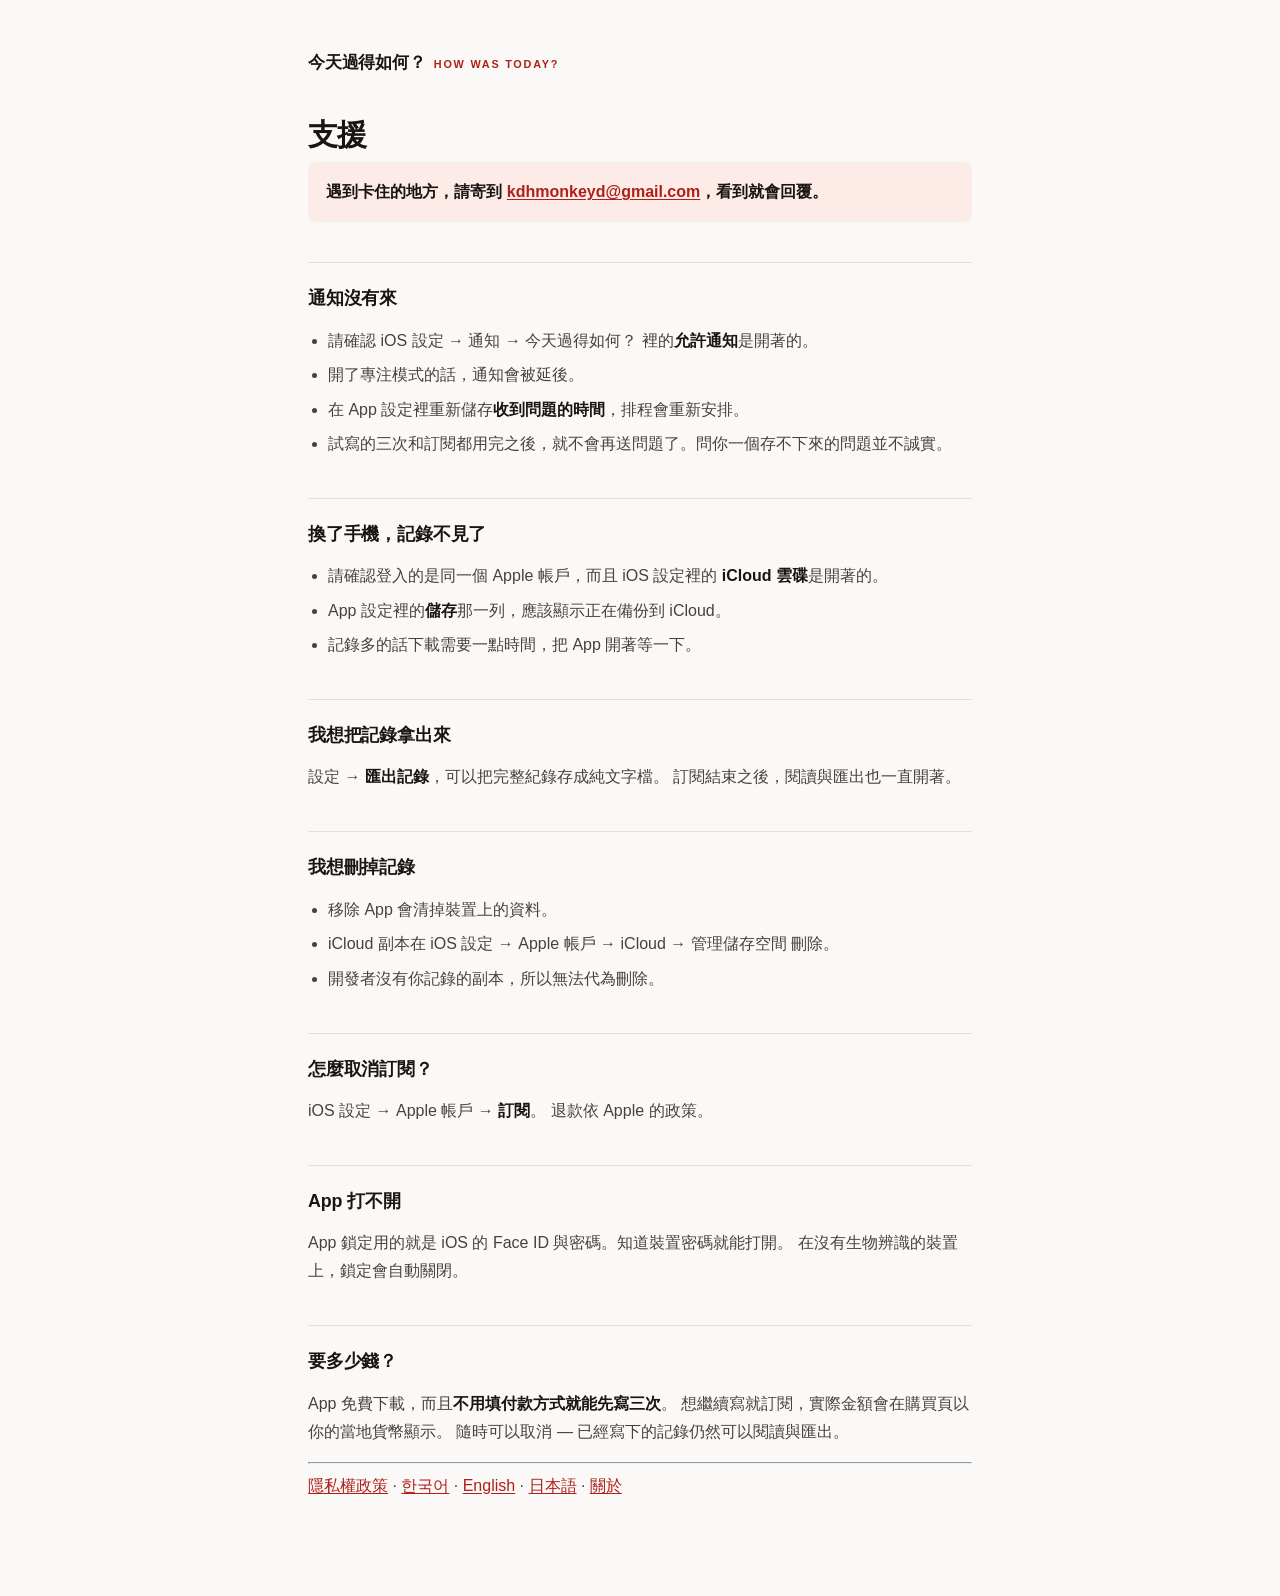
<file: support-zh.html>
<!doctype html>
<html lang="zh-Hant">
<head>
<meta charset="utf-8">
<meta name="viewport" content="width=device-width, initial-scale=1">
<title>支援 — 今天過得如何？</title>
<meta name="description" content="今天過得如何？ — 支援與常見問題。">
<link rel="stylesheet" href="_style.css">
</head>
<body>
<div class="wrap">
<header class="brand">
  <a href="./"><span class="ko">今天過得如何？</span><span class="en">How was today?</span></a>
</header>

<h1>支援</h1>
<p class="lede">遇到卡住的地方，請寄到 <a href="mailto:kdhmonkeyd@gmail.com">kdhmonkeyd@gmail.com</a>，看到就會回覆。</p>

<h2>通知沒有來</h2>
<ul>
  <li>請確認 iOS 設定 → 通知 → 今天過得如何？ 裡的<strong>允許通知</strong>是開著的。</li>
  <li>開了專注模式的話，通知會被延後。</li>
  <li>在 App 設定裡重新儲存<strong>收到問題的時間</strong>，排程會重新安排。</li>
  <li>試寫的三次和訂閱都用完之後，就不會再送問題了。問你一個存不下來的問題並不誠實。</li>
</ul>

<h2>換了手機，記錄不見了</h2>
<ul>
  <li>請確認登入的是同一個 Apple 帳戶，而且 iOS 設定裡的 <strong>iCloud 雲碟</strong>是開著的。</li>
  <li>App 設定裡的<strong>儲存</strong>那一列，應該顯示正在備份到 iCloud。</li>
  <li>記錄多的話下載需要一點時間，把 App 開著等一下。</li>
</ul>

<h2>我想把記錄拿出來</h2>
<p>設定 → <strong>匯出記錄</strong>，可以把完整紀錄存成純文字檔。
訂閱結束之後，閱讀與匯出也一直開著。</p>

<h2>我想刪掉記錄</h2>
<ul>
  <li>移除 App 會清掉裝置上的資料。</li>
  <li>iCloud 副本在 iOS 設定 → Apple 帳戶 → iCloud → 管理儲存空間 刪除。</li>
  <li>開發者沒有你記錄的副本，所以無法代為刪除。</li>
</ul>

<h2>怎麼取消訂閱？</h2>
<p>iOS 設定 → Apple 帳戶 → <strong>訂閱</strong>。
退款依 Apple 的政策。</p>

<h2>App 打不開</h2>
<p>App 鎖定用的就是 iOS 的 Face ID 與密碼。知道裝置密碼就能打開。
在沒有生物辨識的裝置上，鎖定會自動關閉。</p>

<h2>要多少錢？</h2>
<p>App 免費下載，而且<strong>不用填付款方式就能先寫三次</strong>。
想繼續寫就訂閱，實際金額會在購買頁以你的當地貨幣顯示。
隨時可以取消 — 已經寫下的記錄仍然可以閱讀與匯出。</p>

<hr>
<p><a href="privacy-zh.html">隱私權政策</a> · <a href="support.html">한국어</a> · <a href="support-en.html">English</a> · <a href="support-ja.html">日本語</a> · <a href="./">關於</a></p>

</div>
</body>
</html>
</file>
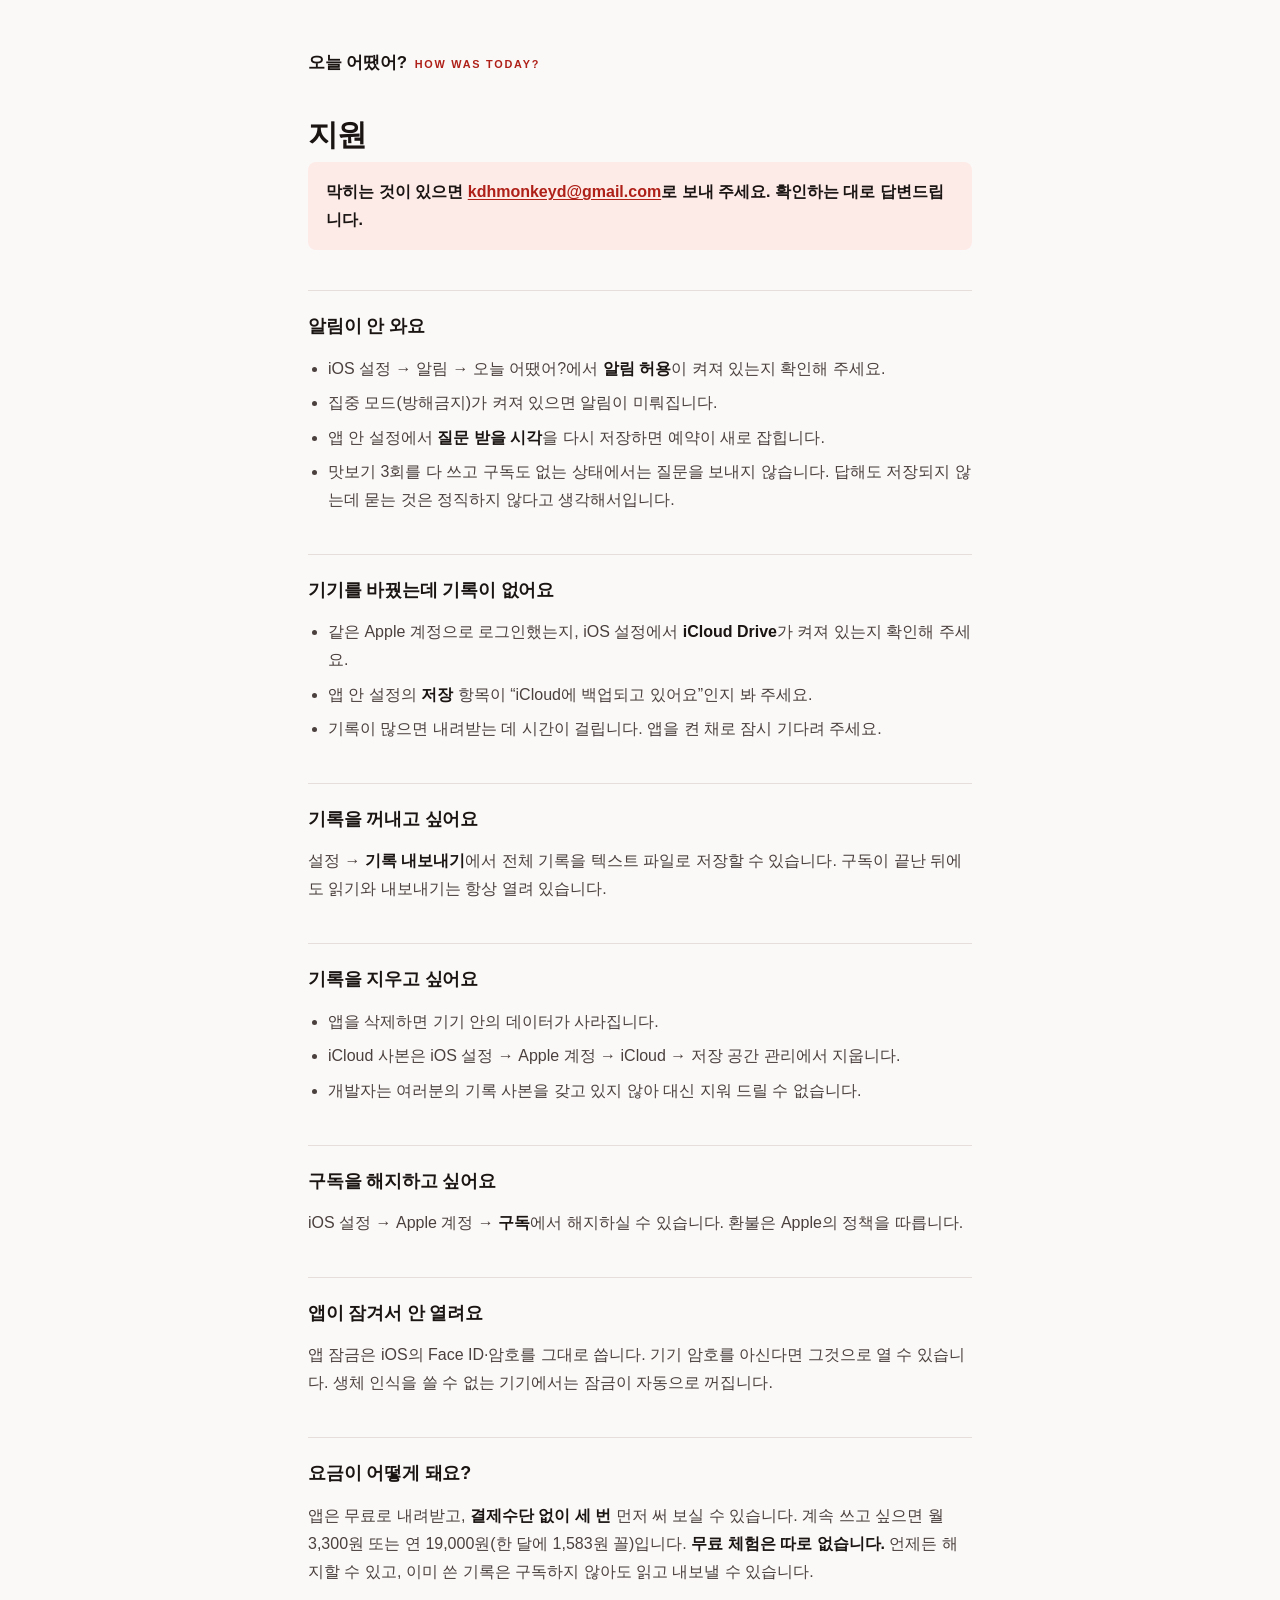
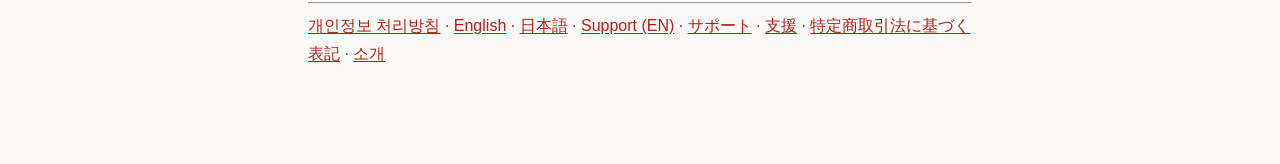
<file: support.html>
<!doctype html>
<html lang="ko">
<head>
<meta charset="utf-8">
<meta name="viewport" content="width=device-width, initial-scale=1">
<title>지원 — 오늘 어땠어?</title>
<meta name="description" content="오늘 어땠어? 사용 중 막히는 것과 자주 묻는 것.">
<link rel="stylesheet" href="_style.css">
</head>
<body>
<div class="wrap">
<header class="brand">
  <a href="./"><span class="ko">오늘 어땠어?</span><span class="en">How was today?</span></a>
</header>

<h1>지원</h1>
<p class="lede">막히는 것이 있으면 <a href="mailto:kdhmonkeyd@gmail.com">kdhmonkeyd@gmail.com</a>로 보내 주세요.
확인하는 대로 답변드립니다.</p>

<h2>알림이 안 와요</h2>
<ul>
  <li>iOS 설정 → 알림 → 오늘 어땠어?에서 <strong>알림 허용</strong>이 켜져 있는지 확인해 주세요.</li>
  <li>집중 모드(방해금지)가 켜져 있으면 알림이 미뤄집니다.</li>
  <li>앱 안 설정에서 <strong>질문 받을 시각</strong>을 다시 저장하면 예약이 새로 잡힙니다.</li>
  <li>맛보기 3회를 다 쓰고 구독도 없는 상태에서는 질문을 보내지 않습니다. 답해도 저장되지 않는데
      묻는 것은 정직하지 않다고 생각해서입니다.</li>
</ul>

<h2>기기를 바꿨는데 기록이 없어요</h2>
<ul>
  <li>같은 Apple 계정으로 로그인했는지, iOS 설정에서 <strong>iCloud Drive</strong>가 켜져 있는지 확인해 주세요.</li>
  <li>앱 안 설정의 <strong>저장</strong> 항목이 “iCloud에 백업되고 있어요”인지 봐 주세요.</li>
  <li>기록이 많으면 내려받는 데 시간이 걸립니다. 앱을 켠 채로 잠시 기다려 주세요.</li>
</ul>

<h2>기록을 꺼내고 싶어요</h2>
<p>설정 → <strong>기록 내보내기</strong>에서 전체 기록을 텍스트 파일로 저장할 수 있습니다.
구독이 끝난 뒤에도 읽기와 내보내기는 항상 열려 있습니다.</p>

<h2>기록을 지우고 싶어요</h2>
<ul>
  <li>앱을 삭제하면 기기 안의 데이터가 사라집니다.</li>
  <li>iCloud 사본은 iOS 설정 → Apple 계정 → iCloud → 저장 공간 관리에서 지웁니다.</li>
  <li>개발자는 여러분의 기록 사본을 갖고 있지 않아 대신 지워 드릴 수 없습니다.</li>
</ul>

<h2>구독을 해지하고 싶어요</h2>
<p>iOS 설정 → Apple 계정 → <strong>구독</strong>에서 해지하실 수 있습니다.
환불은 Apple의 정책을 따릅니다.</p>

<h2>앱이 잠겨서 안 열려요</h2>
<p>앱 잠금은 iOS의 Face ID·암호를 그대로 씁니다. 기기 암호를 아신다면 그것으로 열 수 있습니다.
생체 인식을 쓸 수 없는 기기에서는 잠금이 자동으로 꺼집니다.</p>

<h2>요금이 어떻게 돼요?</h2>
<p>앱은 무료로 내려받고, <strong>결제수단 없이 세 번</strong> 먼저 써 보실 수 있습니다.
계속 쓰고 싶으면 월 3,300원 또는 연 19,000원(한 달에 1,583원 꼴)입니다.
<strong>무료 체험은 따로 없습니다.</strong>
언제든 해지할 수 있고, 이미 쓴 기록은 구독하지 않아도 읽고 내보낼 수 있습니다.</p>

<hr>
<p><a href="privacy.html">개인정보 처리방침</a> · <a href="privacy-en.html">English</a> · <a href="privacy-ja.html">日本語</a> · <a href="support-en.html">Support (EN)</a> · <a href="support-ja.html">サポート</a> · <a href="support-zh.html">支援</a> · <a href="tokushoho.html">特定商取引法に基づく表記</a> · <a href="./">소개</a></p>

</div>
</body>
</html>
</file>
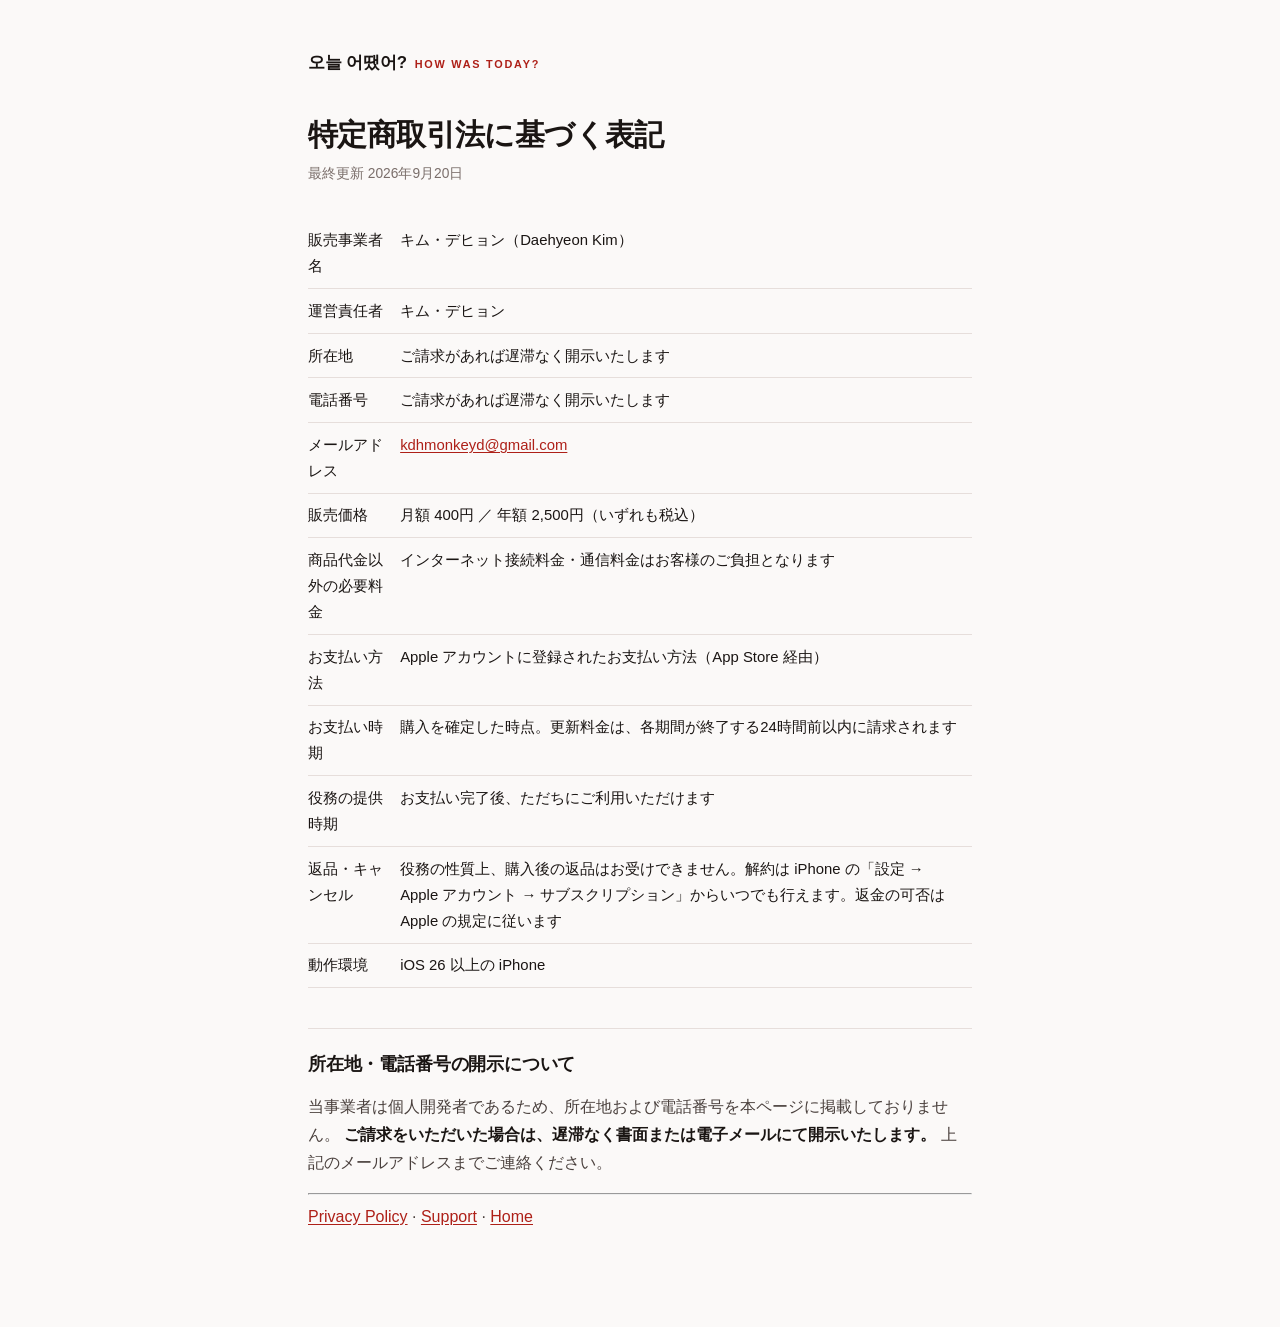
<file: tokushoho.html>
<!doctype html>
<html lang="ja">
<head>
<meta charset="utf-8">
<meta name="viewport" content="width=device-width, initial-scale=1">
<title>特定商取引法に基づく表記 — 今日はどうだった？</title>
<meta name="description" content="「今日はどうだった？」の特定商取引法に基づく表記。">
<link rel="stylesheet" href="_style.css">
</head>
<body>
<div class="wrap">
<header class="brand">
  <a href="./"><span class="ko">오늘 어땠어?</span><span class="en">How was today?</span></a>
</header>

<h1>特定商取引法に基づく表記</h1>
<p class="meta">最終更新 2026年9月20日</p>

<div class="scroller"><table>
<tbody>
<tr><td>販売事業者名</td><td>キム・デヒョン（Daehyeon Kim）</td></tr>
<tr><td>運営責任者</td><td>キム・デヒョン</td></tr>
<tr><td>所在地</td><td>ご請求があれば遅滞なく開示いたします</td></tr>
<tr><td>電話番号</td><td>ご請求があれば遅滞なく開示いたします</td></tr>
<tr><td>メールアドレス</td><td><a href="mailto:kdhmonkeyd@gmail.com">kdhmonkeyd@gmail.com</a></td></tr>
<tr><td>販売価格</td><td>月額 400円 ／ 年額 2,500円（いずれも税込）</td></tr>
<tr><td>商品代金以外の必要料金</td><td>インターネット接続料金・通信料金はお客様のご負担となります</td></tr>
<tr><td>お支払い方法</td><td>Apple アカウントに登録されたお支払い方法（App Store 経由）</td></tr>
<tr><td>お支払い時期</td><td>購入を確定した時点。更新料金は、各期間が終了する24時間前以内に請求されます</td></tr>
<tr><td>役務の提供時期</td><td>お支払い完了後、ただちにご利用いただけます</td></tr>
<tr><td>返品・キャンセル</td><td>役務の性質上、購入後の返品はお受けできません。解約は iPhone の「設定 → Apple アカウント → サブスクリプション」からいつでも行えます。返金の可否は Apple の規定に従います</td></tr>
<tr><td>動作環境</td><td>iOS 26 以上の iPhone</td></tr>
</tbody>
</table></div>

<h2>所在地・電話番号の開示について</h2>
<p>当事業者は個人開発者であるため、所在地および電話番号を本ページに掲載しておりません。
<strong>ご請求をいただいた場合は、遅滞なく書面または電子メールにて開示いたします。</strong>
上記のメールアドレスまでご連絡ください。</p>

<hr>
<p><a href="privacy-en.html">Privacy Policy</a> · <a href="support.html">Support</a> · <a href="./">Home</a></p>

</div>
</body>
</html>
</file>
<file: _style.css>
/* 앱과 같은 토큰 (DesignTokens.swift) */
:root {
  --brand: #DE2E24; --brand-ink: #AE2018; --brand-soft: #FDEBE8;
  --ground: #FBF9F8; --surface: #FFFFFF; --sunk: #F4EFED;
  --ink: #1A1513; --ink2: #4A403D; --ink3: #7A6E6A;
  --hairline: #E6DEDB;
}
@media (prefers-color-scheme: dark) {
  :root {
    --brand: #FF6A5C; --brand-ink: #FF9084; --brand-soft: #35201D;
    --ground: #16110F; --surface: #1E1815; --sunk: #241D1A;
    --ink: #F3EDEB; --ink2: #C4B8B4; --ink3: #93857F;
    --hairline: #362C29;
  }
}
* { box-sizing: border-box; }
html { -webkit-text-size-adjust: 100%; }
body {
  margin: 0; background: var(--ground); color: var(--ink);
  font: 16px/1.75 "Apple SD Gothic Neo", "Pretendard", -apple-system,
        BlinkMacSystemFont, "Segoe UI", "Malgun Gothic", sans-serif;
  -webkit-font-smoothing: antialiased;
}
.wrap { max-width: 44rem; margin: 0 auto; padding: 3rem 1.25rem 5rem; }
header.brand { display: flex; align-items: center; gap: .6rem; margin-bottom: 2.5rem; }
header.brand a { display: flex; align-items: baseline; gap: .5rem; text-decoration: none; }
header.brand .ko { font-size: 1.05rem; font-weight: 800; color: var(--ink); letter-spacing: -.01em; }
header.brand .en {
  font-size: .68rem; font-weight: 700; letter-spacing: .16em;
  text-transform: uppercase; color: var(--brand-ink);
}
h1 { font-size: 1.85rem; font-weight: 800; line-height: 1.25; letter-spacing: -.02em; margin: 0 0 .5rem; }
h2 {
  font-size: 1.12rem; font-weight: 700; margin: 2.5rem 0 .75rem;
  padding-top: 1.25rem; border-top: 1px solid var(--hairline); letter-spacing: -.01em;
}
h3 { font-size: 1rem; font-weight: 700; margin: 1.75rem 0 .4rem; }
p, li { color: var(--ink2); }
p { margin: 0 0 1rem; }
strong, b { color: var(--ink); font-weight: 700; }
.meta { color: var(--ink3); font-size: .86rem; margin-bottom: 2rem; }
.lede {
  background: var(--brand-soft); color: var(--ink);
  padding: 1rem 1.15rem; border-radius: 8px; margin: 0 0 2rem; font-weight: 600;
}
ul, ol { padding-left: 1.25rem; margin: 0 0 1rem; }
li { margin-bottom: .4rem; }
.scroller { overflow-x: auto; margin: 0 0 1.25rem; }
table { border-collapse: collapse; width: 100%; font-size: .93rem; min-width: 26rem; }
th, td { text-align: left; padding: .55rem .8rem .55rem 0; border-bottom: 1px solid var(--hairline); vertical-align: top; }
th { font-size: .78rem; font-weight: 700; color: var(--ink3); letter-spacing: .04em; }
code {
  font-family: ui-monospace, SFMono-Regular, Menlo, monospace;
  font-size: .88em; background: var(--sunk); padding: .1em .35em; border-radius: 3px;
  overflow-wrap: anywhere;
}
a { color: var(--brand-ink); text-underline-offset: 2px; }
a:focus-visible { outline: 2px solid var(--brand); outline-offset: 2px; }
footer {
  margin-top: 3.5rem; padding-top: 1.25rem; border-top: 1px solid var(--hairline);
  font-size: .86rem; color: var(--ink3);
}
footer a { margin-right: 1rem; }
</file>
